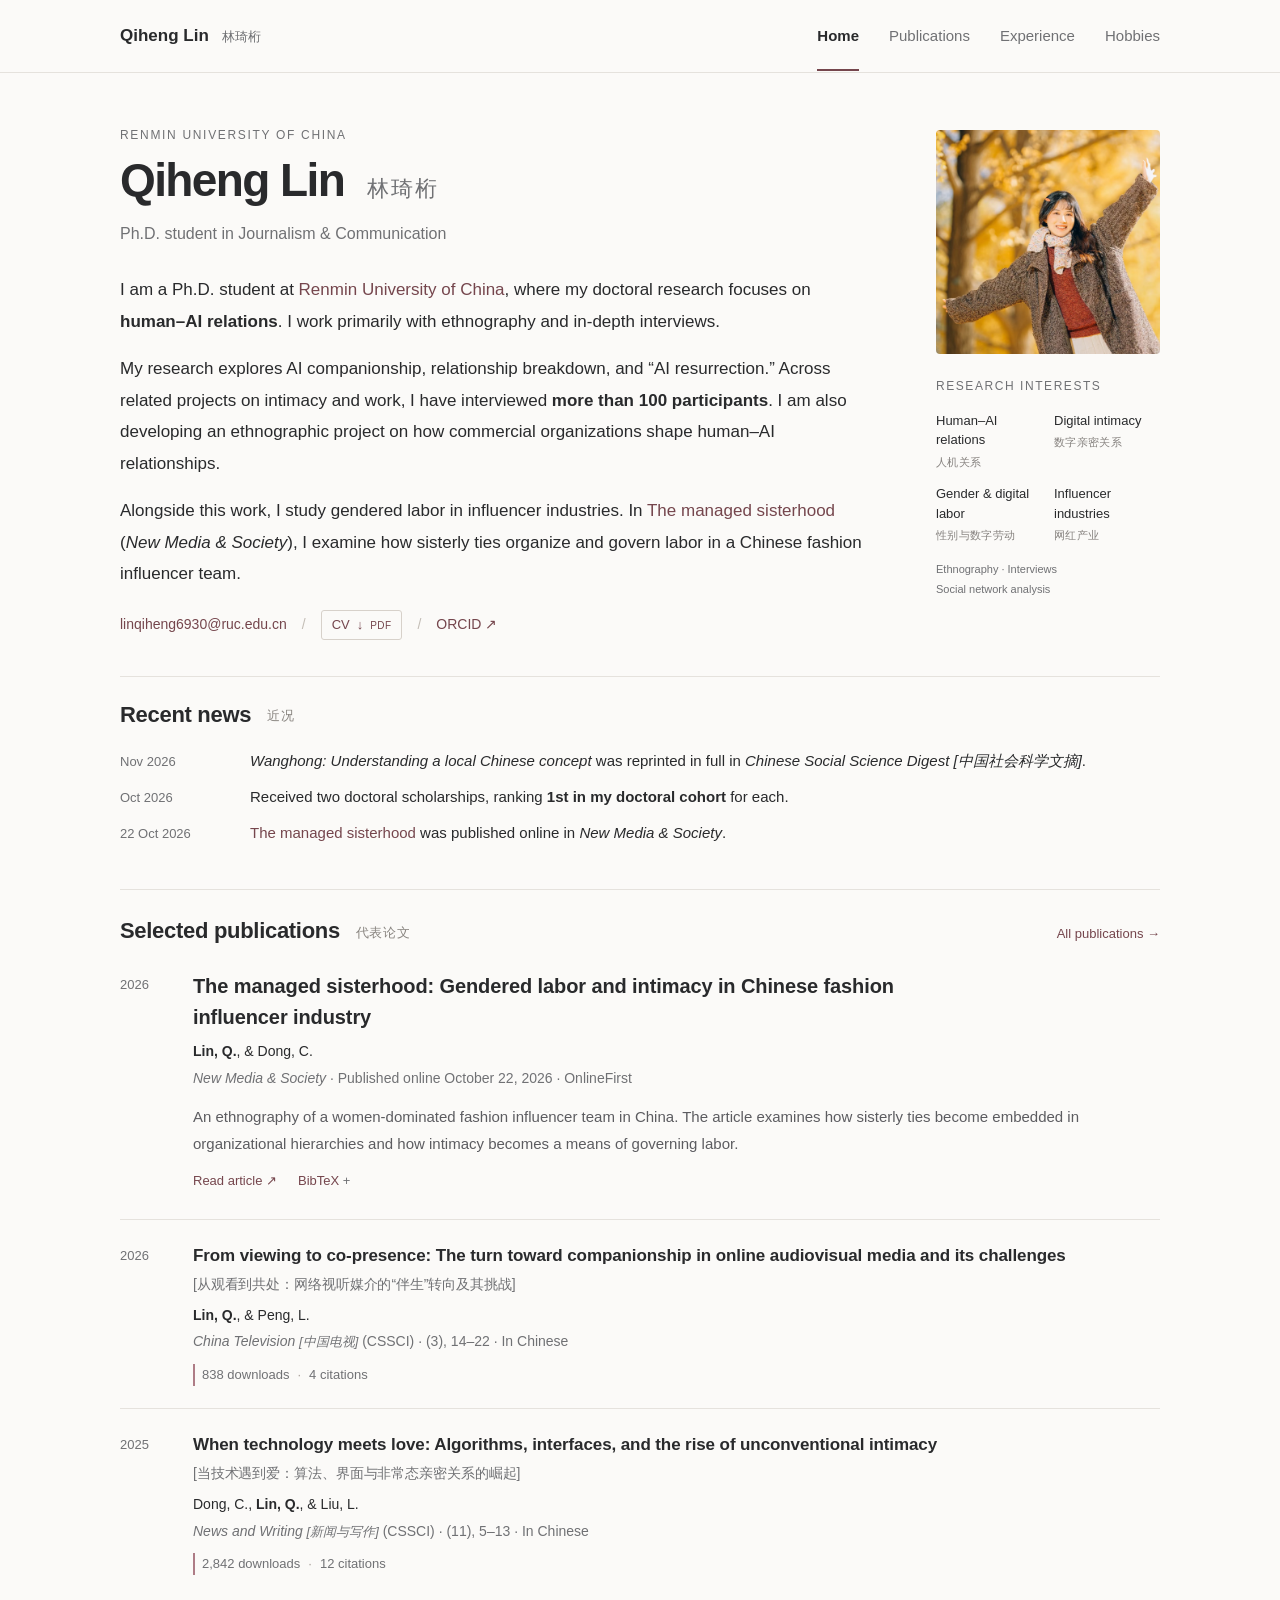
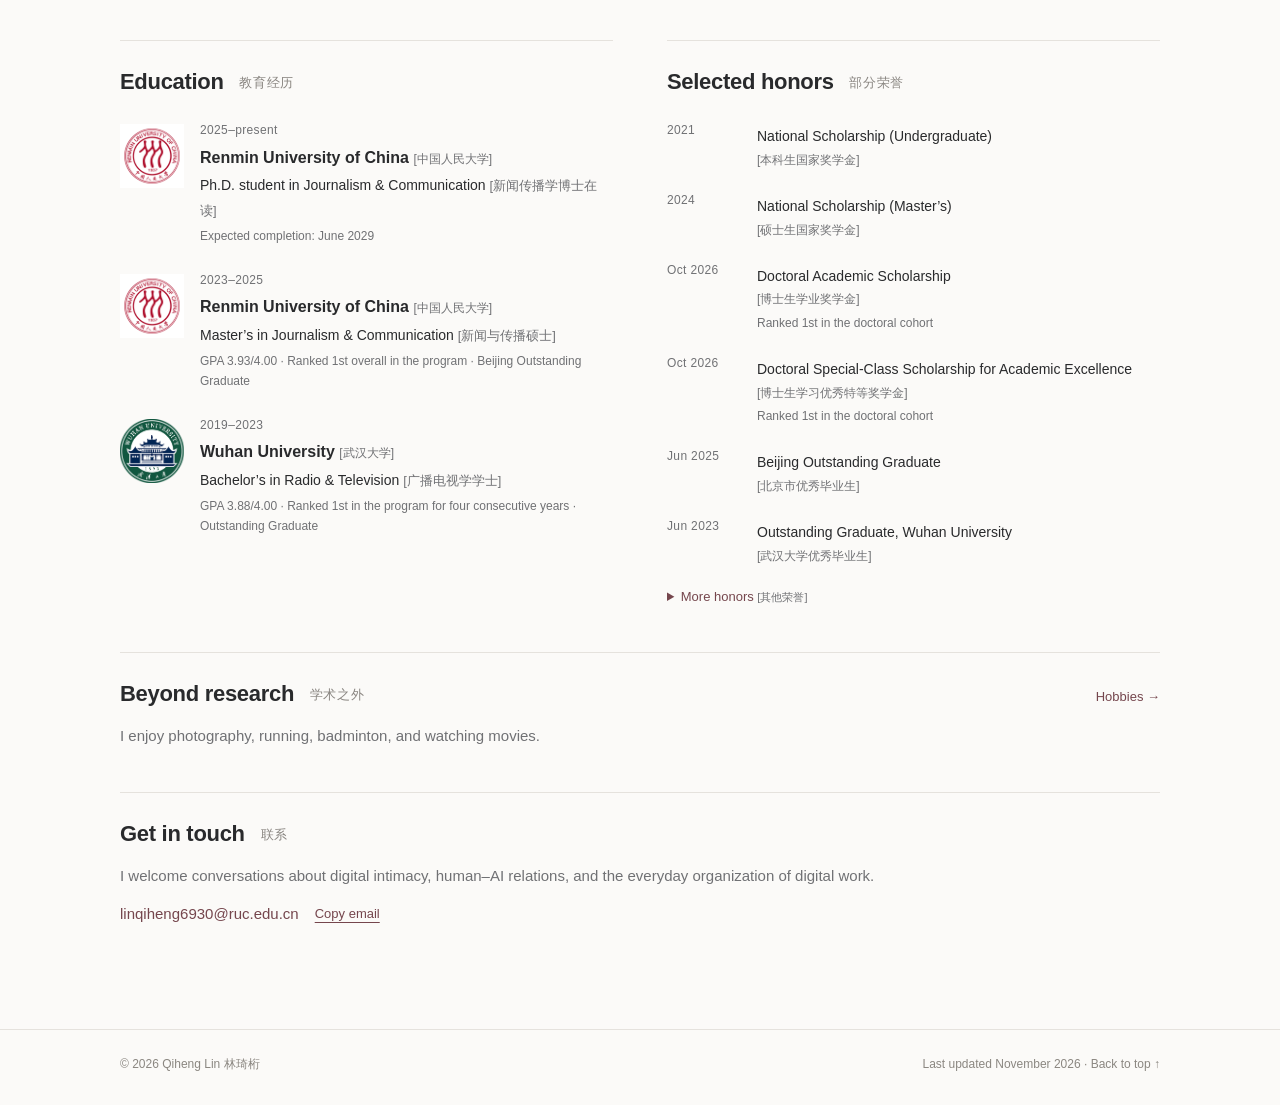
<file: index.html>
<!doctype html>
<html lang="en"><head><meta charset="utf-8"><meta name="viewport" content="width=device-width,initial-scale=1"><meta name="description" content="Qiheng Lin (林琦桁), Ph.D. student at Renmin University of China. Research on human–AI relations, digital intimacy, influencer industries, and digital labor."><meta name="theme-color" content="#fbfaf8"><meta property="og:title" content="Qiheng Lin 林琦桁 — Academic Homepage"><meta property="og:description" content="Qiheng Lin (林琦桁), Ph.D. student at Renmin University of China. Research on human–AI relations, digital intimacy, influencer industries, and digital labor."><meta property="og:type" content="website"><title>Qiheng Lin 林琦桁 — Academic Homepage</title><link rel="icon" href="./favicon.svg" type="image/svg+xml"><link rel="stylesheet" href="./style.css"><script src="./script.js" defer></script><script type="application/ld+json">{"@context": "https://schema.org", "@type": "Person", "name": "Qiheng Lin", "alternateName": "林琦桁", "email": "linqiheng6930@ruc.edu.cn", "affiliation": {"@type": "CollegeOrUniversity", "name": "Renmin University of China"}, "sameAs": ["https://orcid.org/0009-0000-4367-6252"], "knowsAbout": ["Human–AI relations", "Digital intimacy", "Digital labor", "Ethnography"]}</script></head>
<body><a class="skip-link" href="#main">Skip to content</a><header class="site-header"><div class="header-inner"><a class="wordmark" href="./index.html">Qiheng Lin <span lang="zh-CN">林琦桁</span></a><nav aria-label="Main navigation"><a href="./index.html" aria-current=page>Home</a><a href="./publications.html" >Publications</a><a href="./experience.html" >Experience</a><a href="./hobbies.html" >Hobbies</a></nav></div></header>
<main id="main" class="page"><section class="intro" aria-labelledby="name"><div class="intro-grid"><div class="bio"><div class="intro-heading"><p class="eyebrow">Renmin University of China</p><h1 id="name">Qiheng Lin <span lang="zh-CN">林琦桁</span></h1><p class="role">Ph.D. student in Journalism &amp; Communication</p></div><p>I am a Ph.D. student at <a href="https://www.ruc.edu.cn/" target="_blank" rel="noopener noreferrer">Renmin University of China</a>, where my doctoral research focuses on <strong>human–AI relations</strong>. I work primarily with ethnography and in-depth interviews.</p><p>My research explores AI companionship, relationship breakdown, and “AI resurrection.” Across related projects on intimacy and work, I have interviewed <strong>more than 100 participants</strong>. I am also developing an ethnographic project on how commercial organizations shape human–AI relationships.</p><p>Alongside this work, I study gendered labor in influencer industries. In <a href="https://doi.org/10.1177/14614448261493399" target="_blank" rel="noopener noreferrer">The managed sisterhood</a> (<em>New Media &amp; Society</em>), I examine how sisterly ties organize and govern labor in a Chinese fashion influencer team.</p><div class="profile-links"><a class="email-link" href="mailto:linqiheng6930@ruc.edu.cn">linqiheng6930@ruc.edu.cn</a><span aria-hidden="true">/</span><a class="cv-download" href="./assets/Qiheng-Lin-CV.pdf" download="Qiheng-Lin-CV.pdf">CV <span aria-hidden="true">↓</span><span class="cv-format">PDF</span></a><span aria-hidden="true">/</span><a href="https://orcid.org/0009-0000-4367-6252" target="_blank" rel="noopener noreferrer">ORCID ↗</a></div></div><aside class="profile-aside"><a class="portrait-link" href="./assets/photos/portrait-ginkgo.jpg" target="_blank" rel="noopener noreferrer" aria-label="View original portrait of Qiheng Lin"><img class="profile-portrait" src="./assets/photos/portrait-ginkgo.jpg" alt="Qiheng Lin smiling beneath golden ginkgo leaves" width="1440" height="2162" fetchpriority="high" decoding="async"></a><div class="research-aside" aria-labelledby="research-heading"><h2 id="research-heading">Research interests</h2><ul><li>Human–AI relations<span lang="zh-CN">人机关系</span></li><li>Digital intimacy<span lang="zh-CN">数字亲密关系</span></li><li>Gender &amp; digital labor<span lang="zh-CN">性别与数字劳动</span></li><li>Influencer industries<span lang="zh-CN">网红产业</span></li></ul><p class="aside-note">Ethnography · Interviews<br>Social network analysis</p></div></aside></div></section>
<section id="news" class="news section" aria-labelledby="news-heading"><h2 id="news-heading">Recent news <span lang="zh-CN">近况</span></h2><ul class="news-list"><li><time datetime="2026-11">Nov 2026</time><p><em>Wanghong: Understanding a local Chinese concept</em> was reprinted in full in <em>Chinese Social Science Digest <span lang="zh-CN">[中国社会科学文摘]</span></em>.</p></li><li><time datetime="2026-10">Oct 2026</time><p>Received two doctoral scholarships, ranking <strong>1st in my doctoral cohort</strong> for each.</p></li><li><time datetime="2026-10-22">22 Oct 2026</time><p><a href="https://doi.org/10.1177/14614448261493399" target="_blank" rel="noopener noreferrer">The managed sisterhood</a> was published online in <em>New Media &amp; Society</em>.</p></li></ul></section><section class="section" aria-labelledby="selected-heading"><div class="section-heading"><h2 id="selected-heading">Selected publications <span lang="zh-CN">代表论文</span></h2><a class="section-link" href="./publications.html">All publications <span aria-hidden="true">→</span></a></div><article class="publication featured"><div class="pub-year">2026</div><div><h3><a href="https://doi.org/10.1177/14614448261493399" target="_blank" rel="noopener noreferrer">The managed sisterhood: Gendered labor and intimacy in Chinese fashion influencer industry</a></h3><p class="authors"><strong>Lin, Q.</strong>, &amp; Dong, C.</p><p class="venue"><em>New Media &amp; Society</em> · Published online October 22, 2026 · OnlineFirst</p><p class="pub-summary">An ethnography of a women-dominated fashion influencer team in China. The article examines how sisterly ties become embedded in organizational hierarchies and how intimacy becomes a means of governing labor.</p><div class="paper-links"><a href="https://doi.org/10.1177/14614448261493399" target="_blank" rel="noopener noreferrer">Read article <span aria-hidden="true">↗</span></a><details class="citation"><summary>BibTeX</summary><pre>@article{lin2026sisterhood,
  title = {The managed sisterhood: Gendered labor and intimacy in Chinese fashion influencer industry},
  author = {Lin, Qiheng and Dong, Chenyu},
  journal = {New Media &amp; Society},
  year = {2026},
  doi = {10.1177/14614448261493399}
}</pre><button class="copy-citation" type="button">Copy citation</button><span class="copy-status" role="status"></span></details></div></div></article><article class="publication"><div class="pub-year">2026</div><div><h3>From viewing to co-presence: The turn toward companionship in online audiovisual media and its challenges <span class="translation" lang="zh-CN">[从观看到共处：网络视听媒介的“伴生”转向及其挑战]</span></h3><p class="authors"><strong>Lin, Q.</strong>, &amp; Peng, L.</p><p class="venue"><em>China Television <span class="translation" lang="zh-CN">[中国电视]</span></em> <span class="journal-index" title="Chinese Social Sciences Citation Index">(CSSCI)</span> · (3), 14–22 · <span lang="en">In Chinese</span></p><p class="pub-metrics" data-metrics-source="CNKI" data-recorded-on="2026-11-05"><span>838 downloads</span><span class="metric-separator" aria-hidden="true">·</span><span>4 citations</span></p></div></article><article class="publication"><div class="pub-year">2025</div><div><h3>When technology meets love: Algorithms, interfaces, and the rise of unconventional intimacy <span class="translation" lang="zh-CN">[当技术遇到爱：算法、界面与非常态亲密关系的崛起]</span></h3><p class="authors">Dong, C., <strong>Lin, Q.</strong>, &amp; Liu, L.</p><p class="venue"><em>News and Writing <span class="translation" lang="zh-CN">[新闻与写作]</span></em> <span class="journal-index" title="Chinese Social Sciences Citation Index">(CSSCI)</span> · (11), 5–13 · <span lang="en">In Chinese</span></p><p class="pub-metrics" data-metrics-source="CNKI" data-recorded-on="2026-11-05"><span>2,842 downloads</span><span class="metric-separator" aria-hidden="true">·</span><span>12 citations</span></p></div></article></section><div class="two-columns"><section class="section" aria-labelledby="education-heading"><h2 id="education-heading">Education <span lang="zh-CN">教育经历</span></h2><div class="education-list"><article class="education-item"><span class="school-logo"><img src="./assets/logos/renmin-university.png" alt="Renmin University of China emblem" width="64" height="64" loading="lazy" decoding="async"></span><div><span class="date">2025–present</span><h3>Renmin University of China <span class="translation" lang="zh-CN">[中国人民大学]</span></h3><p>Ph.D. student in Journalism &amp; Communication <span class="translation" lang="zh-CN">[新闻传播学博士在读]</span></p><p class="muted small">Expected completion: June 2029</p></div></article><article class="education-item"><span class="school-logo"><img src="./assets/logos/renmin-university.png" alt="Renmin University of China emblem" width="64" height="64" loading="lazy" decoding="async"></span><div><span class="date">2023–2025</span><h3>Renmin University of China <span class="translation" lang="zh-CN">[中国人民大学]</span></h3><p>Master’s in Journalism &amp; Communication <span class="translation" lang="zh-CN">[新闻与传播硕士]</span></p><p class="muted small">GPA 3.93/4.00 · Ranked 1st overall in the program · Beijing Outstanding Graduate</p></div></article><article class="education-item"><span class="school-logo"><img src="./assets/logos/wuhan-university.png" alt="Wuhan University emblem" width="64" height="64" loading="lazy" decoding="async"></span><div><span class="date">2019–2023</span><h3>Wuhan University <span class="translation" lang="zh-CN">[武汉大学]</span></h3><p>Bachelor’s in Radio &amp; Television <span class="translation" lang="zh-CN">[广播电视学学士]</span></p><p class="muted small">GPA 3.88/4.00 · Ranked 1st in the program for four consecutive years · Outstanding Graduate</p></div></article></div></section><section class="section" id="honors" aria-labelledby="awards-heading"><h2 id="awards-heading">Selected honors <span lang="zh-CN">部分荣誉</span></h2><ul class="record-list"><li><span class="date">2021</span><div><span class="record-title">National Scholarship (Undergraduate) <span class="translation" lang="zh-CN">[本科生国家奖学金]</span></span></div></li><li><span class="date">2024</span><div><span class="record-title">National Scholarship (Master’s) <span class="translation" lang="zh-CN">[硕士生国家奖学金]</span></span></div></li><li><span class="date">Oct 2026</span><div><span class="record-title">Doctoral Academic Scholarship <span class="translation" lang="zh-CN">[博士生学业奖学金]</span></span><p class="muted small">Ranked 1st in the doctoral cohort</p></div></li><li><span class="date">Oct 2026</span><div><span class="record-title">Doctoral Special-Class Scholarship for Academic Excellence <span class="translation" lang="zh-CN">[博士生学习优秀特等奖学金]</span></span><p class="muted small">Ranked 1st in the doctoral cohort</p></div></li><li><span class="date">Jun 2025</span><div><span class="record-title">Beijing Outstanding Graduate <span class="translation" lang="zh-CN">[北京市优秀毕业生]</span></span></div></li><li><span class="date">Jun 2023</span><div><span class="record-title">Outstanding Graduate, Wuhan University <span class="translation" lang="zh-CN">[武汉大学优秀毕业生]</span></span></div></li></ul><details class="more-honors"><summary>More honors <span lang="zh-CN">[其他荣誉]</span></summary><ul class="record-list"><li><span class="date">2024</span><div><span class="record-title">First-Class Academic Scholarship, Renmin University of China <span class="translation" lang="zh-CN">[中国人民大学学业一等奖学金]</span></span></div></li><li><span class="date">2022</span><div><span class="record-title">Yu Gang–Song Xiao Scholarship <span class="translation" lang="zh-CN">[于刚·宋晓奖学金]</span></span><p class="muted small">Top 1%</p></div></li><li><span class="date">2020–2022</span><div><span class="record-title">First-Class Scholarship, Wuhan University <span class="translation" lang="zh-CN">[武汉大学甲等奖学金]</span></span></div></li><li><span class="date">2020</span><div><span class="record-title">Blue Moon Scholarship <span class="translation" lang="zh-CN">[蓝月亮专项奖学金]</span></span></div></li><li><span class="date">2023</span><div><span class="record-title">Grand Prize, Beijing Graduate English Speech Contest <span class="translation" lang="zh-CN">[北京市研究生英语演讲比赛特等奖]</span></span></div></li><li><span class="date">2023</span><div><span class="record-title">Model Merit Student, Wuhan University <span class="translation" lang="zh-CN">[武汉大学三好学生标兵]</span></span><p class="muted small">Top 1%</p></div></li><li><span class="date">2024</span><div><span class="record-title">Merit Student, Renmin University of China <span class="translation" lang="zh-CN">[中国人民大学三好学生]</span></span></div></li><li><span class="date">2020–2023</span><div><span class="record-title">Merit Student, Wuhan University <span class="translation" lang="zh-CN">[武汉大学三好学生]</span></span><p class="muted small">Awarded in each of four consecutive years</p></div></li><li><span class="date">2025</span><div><span class="record-title">Outstanding Youth League Member, Renmin University of China <span class="translation" lang="zh-CN">[中国人民大学优秀共青团员]</span></span></div></li><li><span class="date">2020–2022</span><div><span class="record-title">Social Activities Award, Wuhan University <span class="translation" lang="zh-CN">[武汉大学社会活动积极分子]</span></span></div></li></ul></details></section></div><section class="section hobby-intro"><div class="section-heading"><h2>Beyond research <span lang="zh-CN">学术之外</span></h2><a class="section-link" href="./hobbies.html">Hobbies <span aria-hidden="true">→</span></a></div><p>I enjoy photography, running, badminton, and watching movies.</p></section><section id="contact" class="contact section"><h2>Get in touch <span lang="zh-CN">联系</span></h2><p>I welcome conversations about digital intimacy, human–AI relations, and the everyday organization of digital work.</p><p class="contact-line"><a href="mailto:linqiheng6930@ruc.edu.cn">linqiheng6930@ruc.edu.cn</a><button id="copy-email" class="text-button" type="button" aria-label="Copy email address">Copy email</button><span id="email-status" role="status" class="small muted"></span></p></section></main>
<footer class="site-footer"><div><span>© 2026 Qiheng Lin <span lang="zh-CN">林琦桁</span></span><span>Last updated November 2026 <span aria-hidden="true">·</span> <a href="#main">Back to top ↑</a></span></div></footer></body></html>
</file>
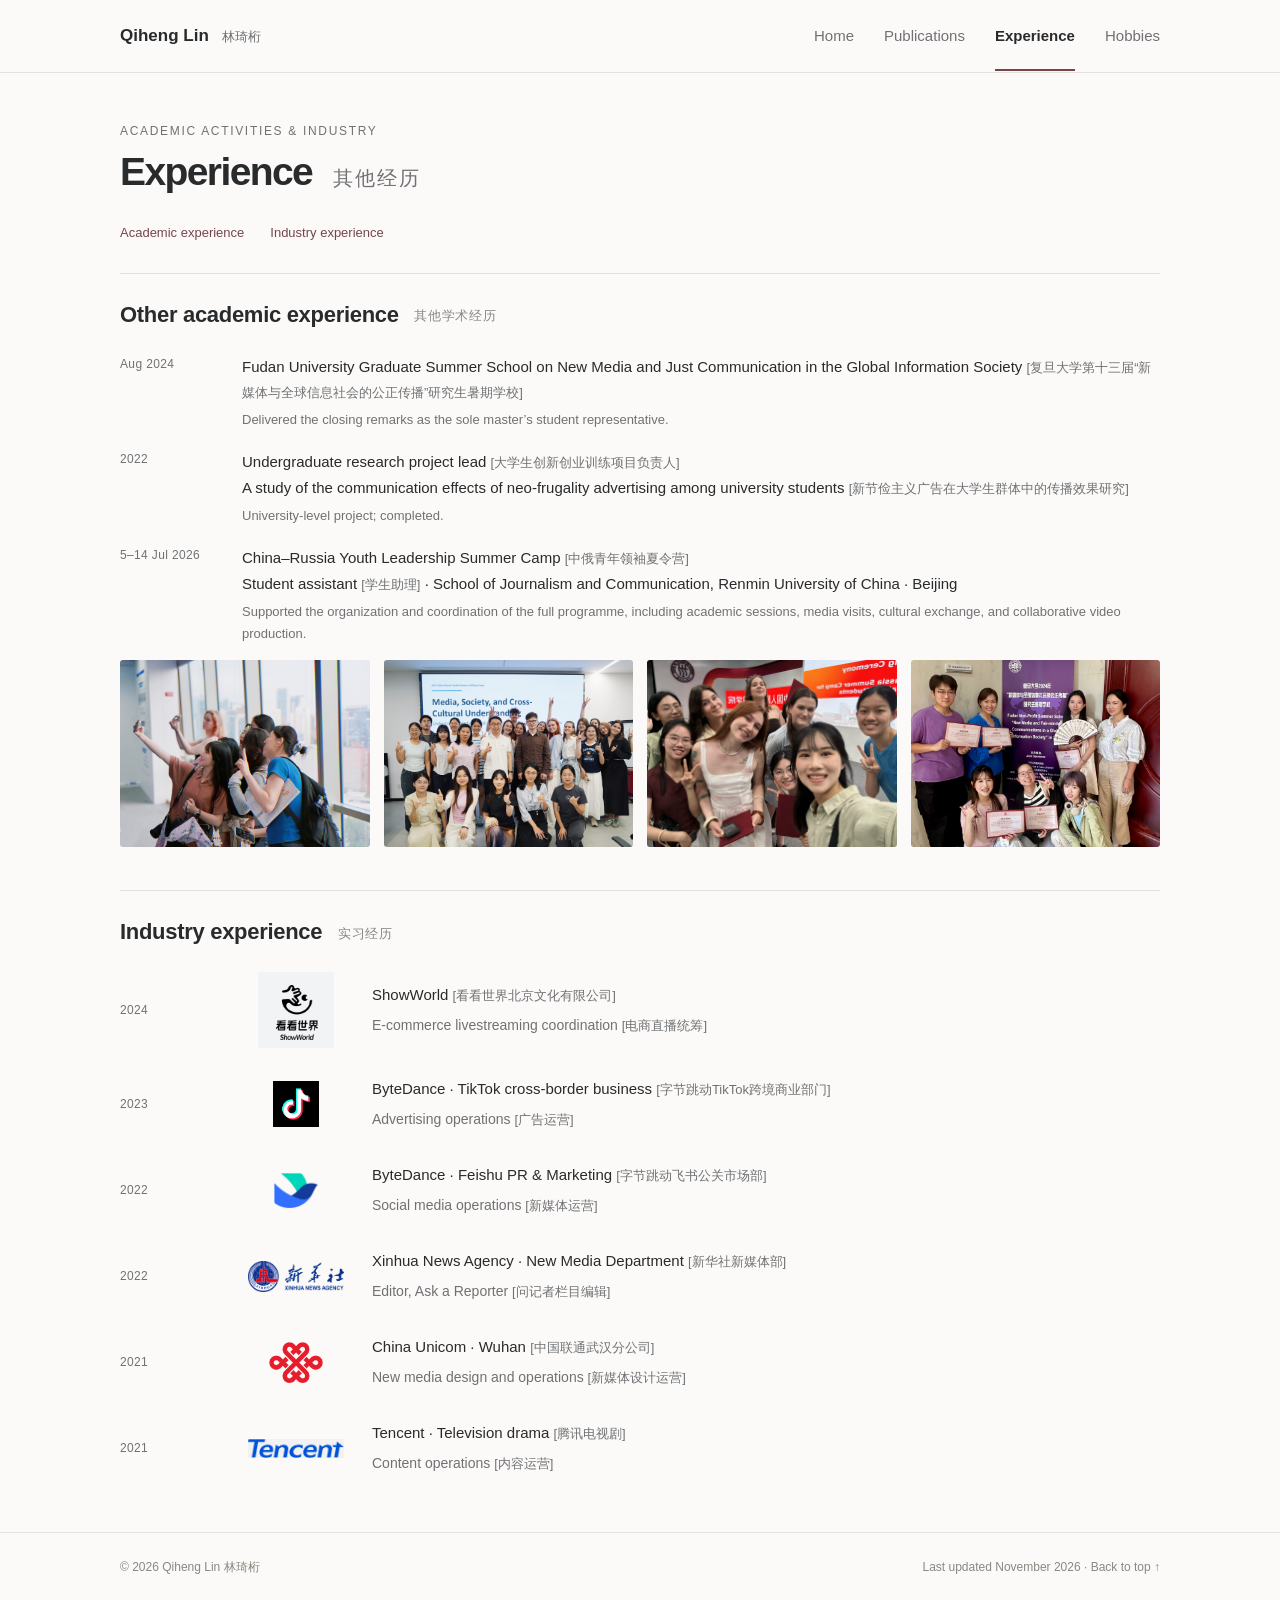
<file: cv.html>
<!doctype html><html lang="en"><head><meta charset="utf-8"><meta name="viewport" content="width=device-width,initial-scale=1"><meta name="robots" content="noindex"><title>Experience — Qiheng Lin</title><link rel="stylesheet" href="./style.css"><script>const hash=location.hash;const homeHashes=['#honors','#education-heading'];location.replace((homeHashes.includes(hash)?'./index.html':'./experience.html')+hash);</script></head><body><main class="page page-title"><h1>Experience</h1><p><a href="./experience.html">Continue to academic and industry experience →</a></p></main></body></html>
</file>
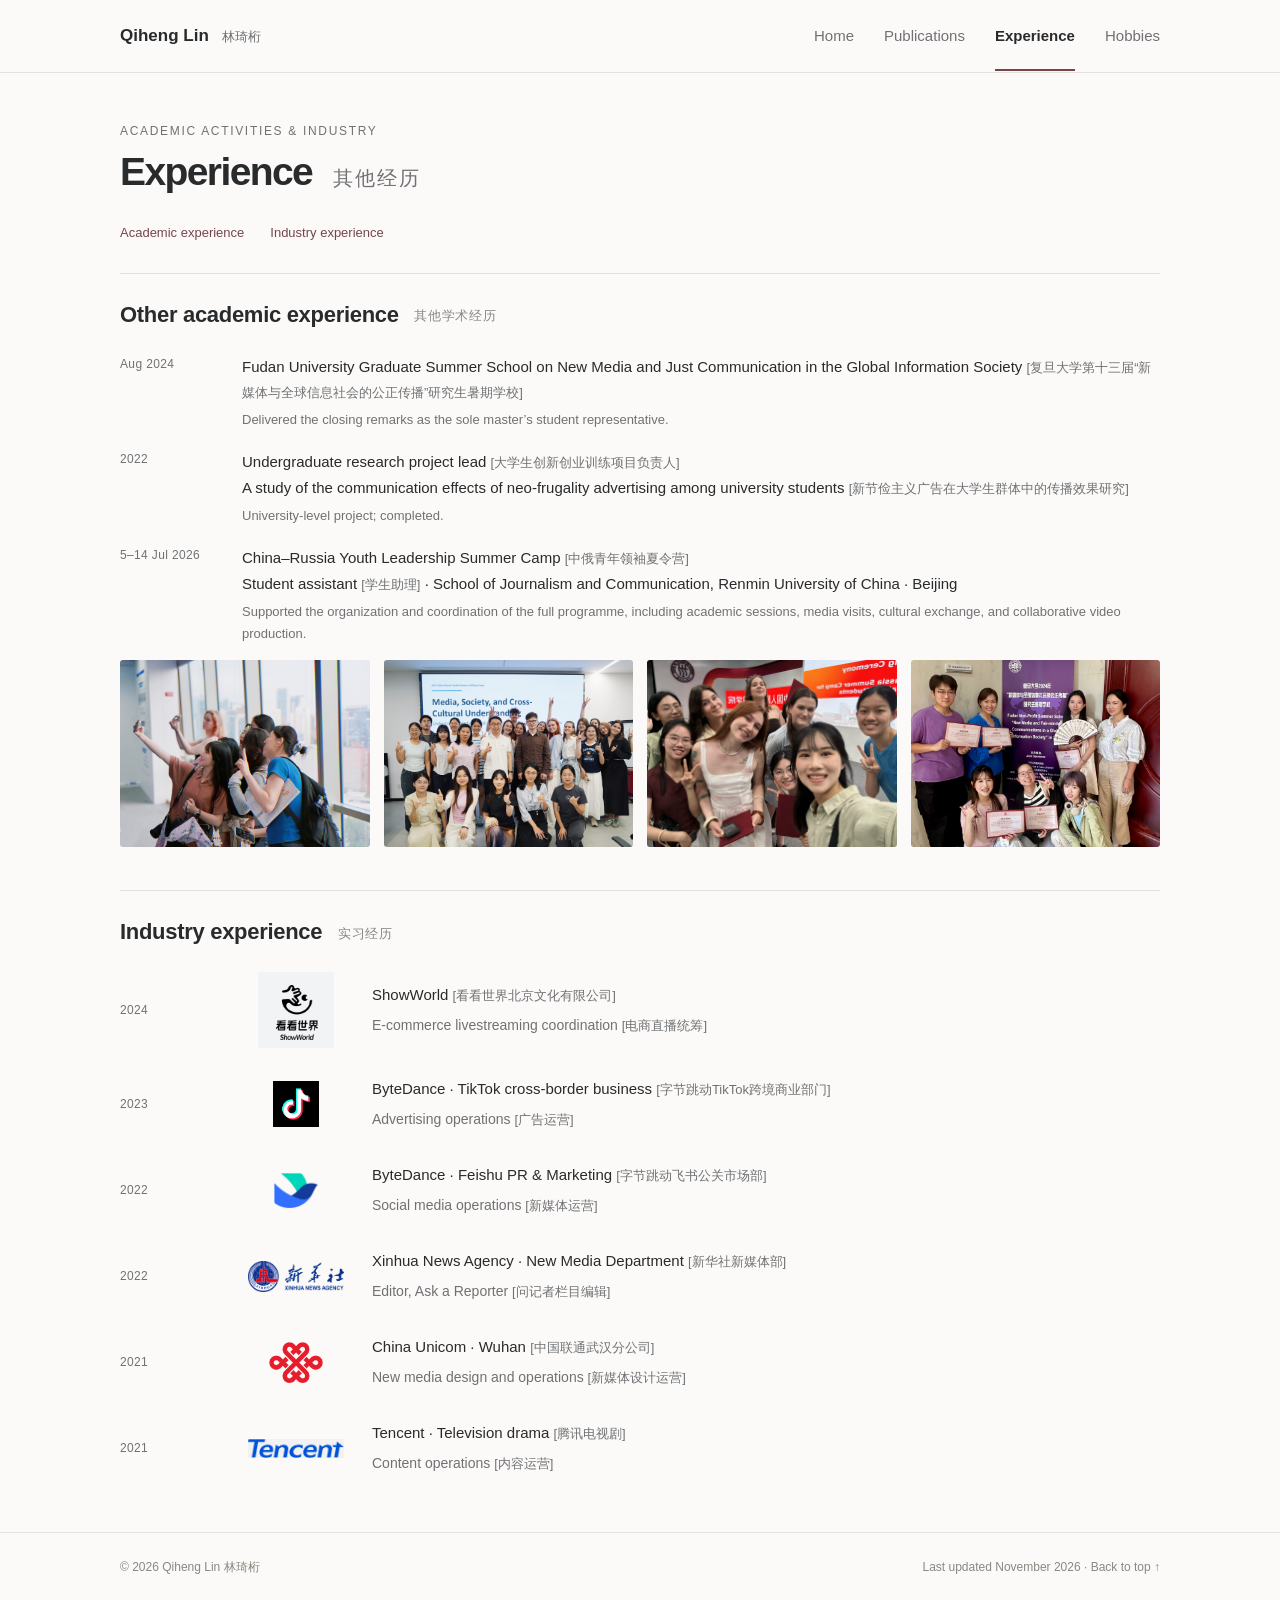
<file: experience.html>
<!doctype html>
<html lang="en"><head><meta charset="utf-8"><meta name="viewport" content="width=device-width,initial-scale=1"><meta name="description" content="Qiheng Lin (林琦桁), Ph.D. student at Renmin University of China. Research on human–AI relations, digital intimacy, influencer industries, and digital labor."><meta name="theme-color" content="#fbfaf8"><meta property="og:title" content="Experience — Qiheng Lin 林琦桁"><meta property="og:description" content="Qiheng Lin (林琦桁), Ph.D. student at Renmin University of China. Research on human–AI relations, digital intimacy, influencer industries, and digital labor."><meta property="og:type" content="website"><title>Experience — Qiheng Lin 林琦桁</title><link rel="icon" href="./favicon.svg" type="image/svg+xml"><link rel="stylesheet" href="./style.css"><script src="./script.js" defer></script><script type="application/ld+json">{"@context": "https://schema.org", "@type": "Person", "name": "Qiheng Lin", "alternateName": "林琦桁", "email": "linqiheng6930@ruc.edu.cn", "affiliation": {"@type": "CollegeOrUniversity", "name": "Renmin University of China"}, "sameAs": ["https://orcid.org/0009-0000-4367-6252"], "knowsAbout": ["Human–AI relations", "Digital intimacy", "Digital labor", "Ethnography"]}</script></head>
<body><a class="skip-link" href="#main">Skip to content</a><header class="site-header"><div class="header-inner"><a class="wordmark" href="./index.html">Qiheng Lin <span lang="zh-CN">林琦桁</span></a><nav aria-label="Main navigation"><a href="./index.html" >Home</a><a href="./publications.html" >Publications</a><a href="./experience.html" aria-current=page>Experience</a><a href="./hobbies.html" >Hobbies</a></nav></div></header>
<main id="main" class="page"><div class="page-title"><p class="eyebrow">Academic activities &amp; industry</p><h1>Experience <span lang="zh-CN">其他经历</span></h1><nav class="section-nav" aria-label="Experience sections"><a href="#other-academic-experience">Academic experience</a><a href="#industry-experience">Industry experience</a></nav></div><section class="section first-section" id="other-academic-experience"><h2>Other academic experience <span lang="zh-CN">其他学术经历</span></h2><ul class="record-list"><li id="fudan-summer-school-experience"><span class="date">Aug 2024</span><div><h3>Fudan University Graduate Summer School on New Media and Just Communication in the Global Information Society <span class="translation" lang="zh-CN">[复旦大学第十三届“新媒体与全球信息社会的公正传播”研究生暑期学校]</span></h3><p class="small muted">Delivered the closing remarks as the sole master’s student representative.</p></div></li><li><span class="date">2022</span><div><h3>Undergraduate research project lead <span class="translation" lang="zh-CN">[大学生创新创业训练项目负责人]</span></h3><p>A study of the communication effects of neo-frugality advertising among university students <span class="translation" lang="zh-CN">[新节俭主义广告在大学生群体中的传播效果研究]</span></p><p class="small muted">University-level project; completed.</p></div></li><li class="camp-entry" id="china-russia-summer-camp"><span class="date">5–14 Jul 2026</span><div><h3>China–Russia Youth Leadership Summer Camp <span class="translation" lang="zh-CN">[中俄青年领袖夏令营]</span></h3><p>Student assistant <span class="translation" lang="zh-CN">[学生助理]</span> · School of Journalism and Communication, Renmin University of China · Beijing</p><p class="muted small">Supported the organization and coordination of the full programme, including academic sessions, media visits, cultural exchange, and collaborative video production.</p></div><div class="camp-gallery" id="academic-experience-photos" aria-label="Academic experience photographs"><figure><img src="./assets/photos/camp-visit.jpg" alt="Participants taking a group photograph during a summer camp visit" width="2790" height="2160" loading="lazy" decoding="async"></figure><figure><img src="./assets/photos/camp-session.jpg" alt="Group photograph after a media and cross-cultural understanding session" width="5328" height="4000" loading="lazy" decoding="async"></figure><figure><img src="./assets/photos/camp-closing.webp" alt="Summer camp participants at the closing ceremony" width="4032" height="3024" loading="lazy" decoding="async"></figure><figure><img src="./assets/photos/fudan-summer-school-2024-group.jpg" alt="Qiheng Lin with fellow participants at the 2024 Fudan University graduate summer school" width="3024" height="4032" loading="lazy" decoding="async"></figure></div></li></ul></section><section class="section" id="industry-experience"><h2>Industry experience <span lang="zh-CN">实习经历</span></h2><ul class="record-list experience-list"><li><span class="date">2024</span><div class="experience-entry"><span class="company-logo"><img src="./assets/logos/showworld.jpg" alt="ShowWorld logo" width="96" height="56" loading="lazy" decoding="async"></span><div class="experience-copy"><h3>ShowWorld <span class="translation" lang="zh-CN">[看看世界北京文化有限公司]</span></h3><p>E-commerce livestreaming coordination <span class="translation" lang="zh-CN">[电商直播统筹]</span></p></div></div></li><li><span class="date">2023</span><div class="experience-entry"><a class="company-logo" href="https://www.tiktok.com/" target="_blank" rel="noopener noreferrer" aria-label="TikTok website"><img src="./assets/logos/tiktok.png" alt="TikTok logo" width="96" height="56" loading="lazy" decoding="async"></a><div class="experience-copy"><h3>ByteDance · TikTok cross-border business <span class="translation" lang="zh-CN">[字节跳动TikTok跨境商业部门]</span></h3><p>Advertising operations <span class="translation" lang="zh-CN">[广告运营]</span></p></div></div></li><li><span class="date">2022</span><div class="experience-entry"><a class="company-logo" href="https://www.feishu.cn/" target="_blank" rel="noopener noreferrer" aria-label="Feishu website"><img src="./assets/logos/feishu.png" alt="Feishu logo" width="96" height="56" loading="lazy" decoding="async"></a><div class="experience-copy"><h3>ByteDance · Feishu PR &amp; Marketing <span class="translation" lang="zh-CN">[字节跳动飞书公关市场部]</span></h3><p>Social media operations <span class="translation" lang="zh-CN">[新媒体运营]</span></p></div></div></li><li><span class="date">2022</span><div class="experience-entry"><a class="company-logo" href="https://www.xinhuanet.com/xinhuashe/" target="_blank" rel="noopener noreferrer" aria-label="Xinhua News Agency website"><img src="./assets/logos/xinhua.png" alt="Xinhua News Agency logo" width="96" height="56" loading="lazy" decoding="async"></a><div class="experience-copy"><h3>Xinhua News Agency · New Media Department <span class="translation" lang="zh-CN">[新华社新媒体部]</span></h3><p>Editor, Ask a Reporter <span class="translation" lang="zh-CN">[问记者栏目编辑]</span></p></div></div></li><li><span class="date">2021</span><div class="experience-entry"><a class="company-logo" href="https://www.chinaunicom.com.cn/" target="_blank" rel="noopener noreferrer" aria-label="China Unicom website"><img src="./assets/logos/unicom.png" alt="China Unicom logo" width="96" height="56" loading="lazy" decoding="async"></a><div class="experience-copy"><h3>China Unicom · Wuhan <span class="translation" lang="zh-CN">[中国联通武汉分公司]</span></h3><p>New media design and operations <span class="translation" lang="zh-CN">[新媒体设计运营]</span></p></div></div></li><li><span class="date">2021</span><div class="experience-entry"><a class="company-logo" href="https://www.tencent.com/" target="_blank" rel="noopener noreferrer" aria-label="Tencent website"><img src="./assets/logos/tencent.png" alt="Tencent logo" width="96" height="56" loading="lazy" decoding="async"></a><div class="experience-copy"><h3>Tencent · Television drama <span class="translation" lang="zh-CN">[腾讯电视剧]</span></h3><p>Content operations <span class="translation" lang="zh-CN">[内容运营]</span></p></div></div></li></ul></section></main>
<footer class="site-footer"><div><span>© 2026 Qiheng Lin <span lang="zh-CN">林琦桁</span></span><span>Last updated November 2026 <span aria-hidden="true">·</span> <a href="#main">Back to top ↑</a></span></div></footer></body></html>
</file>
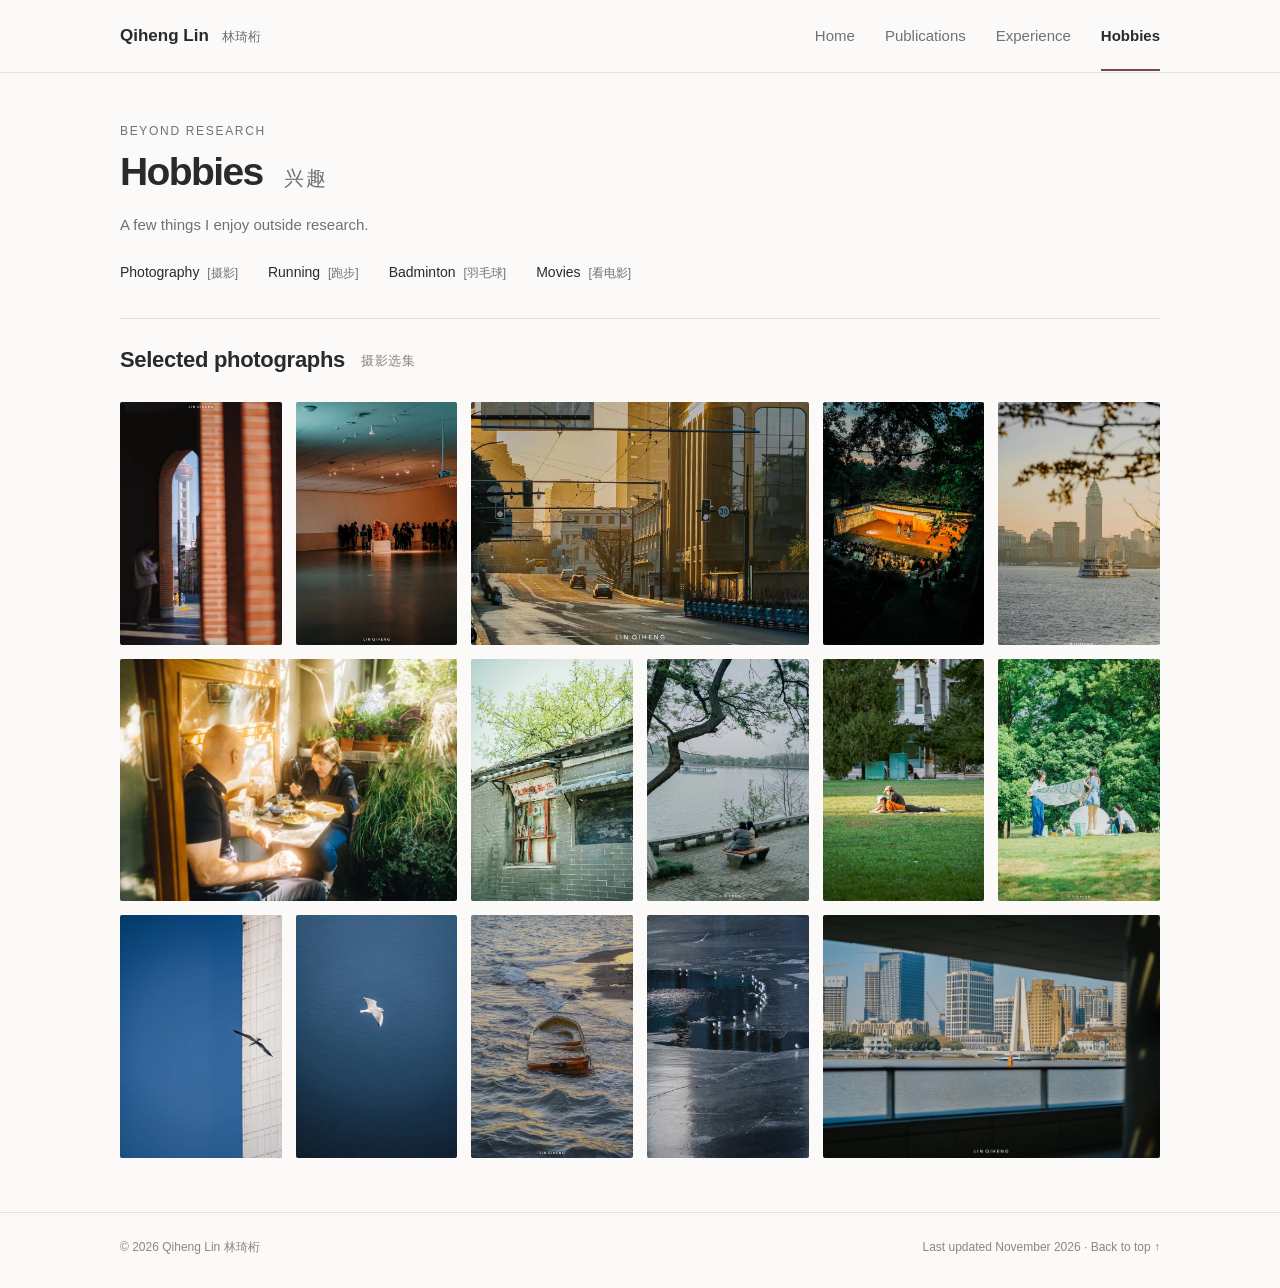
<file: hobbies.html>
<!doctype html>
<html lang="en"><head><meta charset="utf-8"><meta name="viewport" content="width=device-width,initial-scale=1"><meta name="description" content="Qiheng Lin (林琦桁), Ph.D. student at Renmin University of China. Research on human–AI relations, digital intimacy, influencer industries, and digital labor."><meta name="theme-color" content="#fbfaf8"><meta property="og:title" content="Hobbies — Qiheng Lin 林琦桁"><meta property="og:description" content="Qiheng Lin (林琦桁), Ph.D. student at Renmin University of China. Research on human–AI relations, digital intimacy, influencer industries, and digital labor."><meta property="og:type" content="website"><title>Hobbies — Qiheng Lin 林琦桁</title><link rel="icon" href="./favicon.svg" type="image/svg+xml"><link rel="stylesheet" href="./style.css"><script src="./script.js" defer></script><script type="application/ld+json">{"@context": "https://schema.org", "@type": "Person", "name": "Qiheng Lin", "alternateName": "林琦桁", "email": "linqiheng6930@ruc.edu.cn", "affiliation": {"@type": "CollegeOrUniversity", "name": "Renmin University of China"}, "sameAs": ["https://orcid.org/0009-0000-4367-6252"], "knowsAbout": ["Human–AI relations", "Digital intimacy", "Digital labor", "Ethnography"]}</script></head>
<body><a class="skip-link" href="#main">Skip to content</a><header class="site-header"><div class="header-inner"><a class="wordmark" href="./index.html">Qiheng Lin <span lang="zh-CN">林琦桁</span></a><nav aria-label="Main navigation"><a href="./index.html" >Home</a><a href="./publications.html" >Publications</a><a href="./experience.html" >Experience</a><a href="./hobbies.html" aria-current=page>Hobbies</a></nav></div></header>
<main id="main" class="page"><div class="page-title hobbies-title"><p class="eyebrow">Beyond research</p><h1>Hobbies <span lang="zh-CN">兴趣</span></h1><p>A few things I enjoy outside research.</p><ul class="hobby-list" aria-label="Hobbies"><li>Photography <span lang="zh-CN">[摄影]</span></li><li>Running <span lang="zh-CN">[跑步]</span></li><li>Badminton <span lang="zh-CN">[羽毛球]</span></li><li>Movies <span lang="zh-CN">[看电影]</span></li></ul></div><section class="section photography-section" aria-labelledby="photography-heading"><h2 id="photography-heading">Selected photographs <span lang="zh-CN">摄影选集</span></h2><div class="photography-grid"><figure><img src="./assets/photography/warm-arch.jpg" alt="A sunlit view through a red-brick archway" width="1080" height="1620" loading="lazy" decoding="async"></figure><figure><img src="./assets/photography/warm-gallery.jpg" alt="Warm light across an art gallery with suspended birds" width="1080" height="1620" loading="lazy" decoding="async"></figure><figure class="photography-wide photography-square"><img src="./assets/photography/warm-street.jpg" alt="Golden sunlight falling across a city street" width="1080" height="1080" loading="lazy" decoding="async"></figure><figure><img src="./assets/photography/warm-courtyard.jpg" alt="A brightly lit courtyard seen through dark trees at night" width="1080" height="1620" loading="lazy" decoding="async"></figure><figure><img src="./assets/photography/warm-river.jpg" alt="A boat and city skyline in soft golden light" width="1080" height="1679" loading="lazy" decoding="async"></figure><figure class="photography-wide"><img src="./assets/photography/warm-restaurant.jpg" alt="Two people dining beside a sunlit window and lush plants" width="1620" height="1080" loading="lazy" decoding="async"></figure><figure><img src="./assets/photography/green-lane.jpg" alt="Fresh green leaves above a grey-brick storefront" width="1080" height="1438" loading="lazy" decoding="async"></figure><figure><img src="./assets/photography/green-lakeside.jpg" alt="A person sitting beneath trees beside a quiet lake" width="1080" height="1441" loading="lazy" decoding="async"></figure><figure><img src="./assets/photography/green-lawn.jpg" alt="A person resting on a sunlit green lawn" width="1080" height="1605" loading="lazy" decoding="async"></figure><figure><img src="./assets/photography/green-painters.jpg" alt="People holding a painting on a lawn beside leafy trees" width="1080" height="1620" loading="lazy" decoding="async"></figure><figure><img src="./assets/photography/blue-flight.jpg" alt="A bird in flight beside a pale building against a blue sky" width="1080" height="1620" loading="lazy" decoding="async"></figure><figure><img src="./assets/photography/blue-seagull.jpg" alt="A white gull flying above deep blue water" width="1080" height="1620" loading="lazy" decoding="async"></figure><figure><img src="./assets/photography/blue-boat.jpg" alt="A small boat near the shoreline in evening light" width="1080" height="1620" loading="lazy" decoding="async"></figure><figure><img src="./assets/photography/blue-shore.jpg" alt="Gulls gathering along a dark blue shoreline" width="1080" height="1620" loading="lazy" decoding="async"></figure><figure class="photography-wide"><img src="./assets/photography/blue-window-city.jpg" alt="A riverfront skyline seen through a dark window frame" width="1620" height="1080" loading="lazy" decoding="async"></figure></div></section></main>
<footer class="site-footer"><div><span>© 2026 Qiheng Lin <span lang="zh-CN">林琦桁</span></span><span>Last updated November 2026 <span aria-hidden="true">·</span> <a href="#main">Back to top ↑</a></span></div></footer></body></html>
</file>
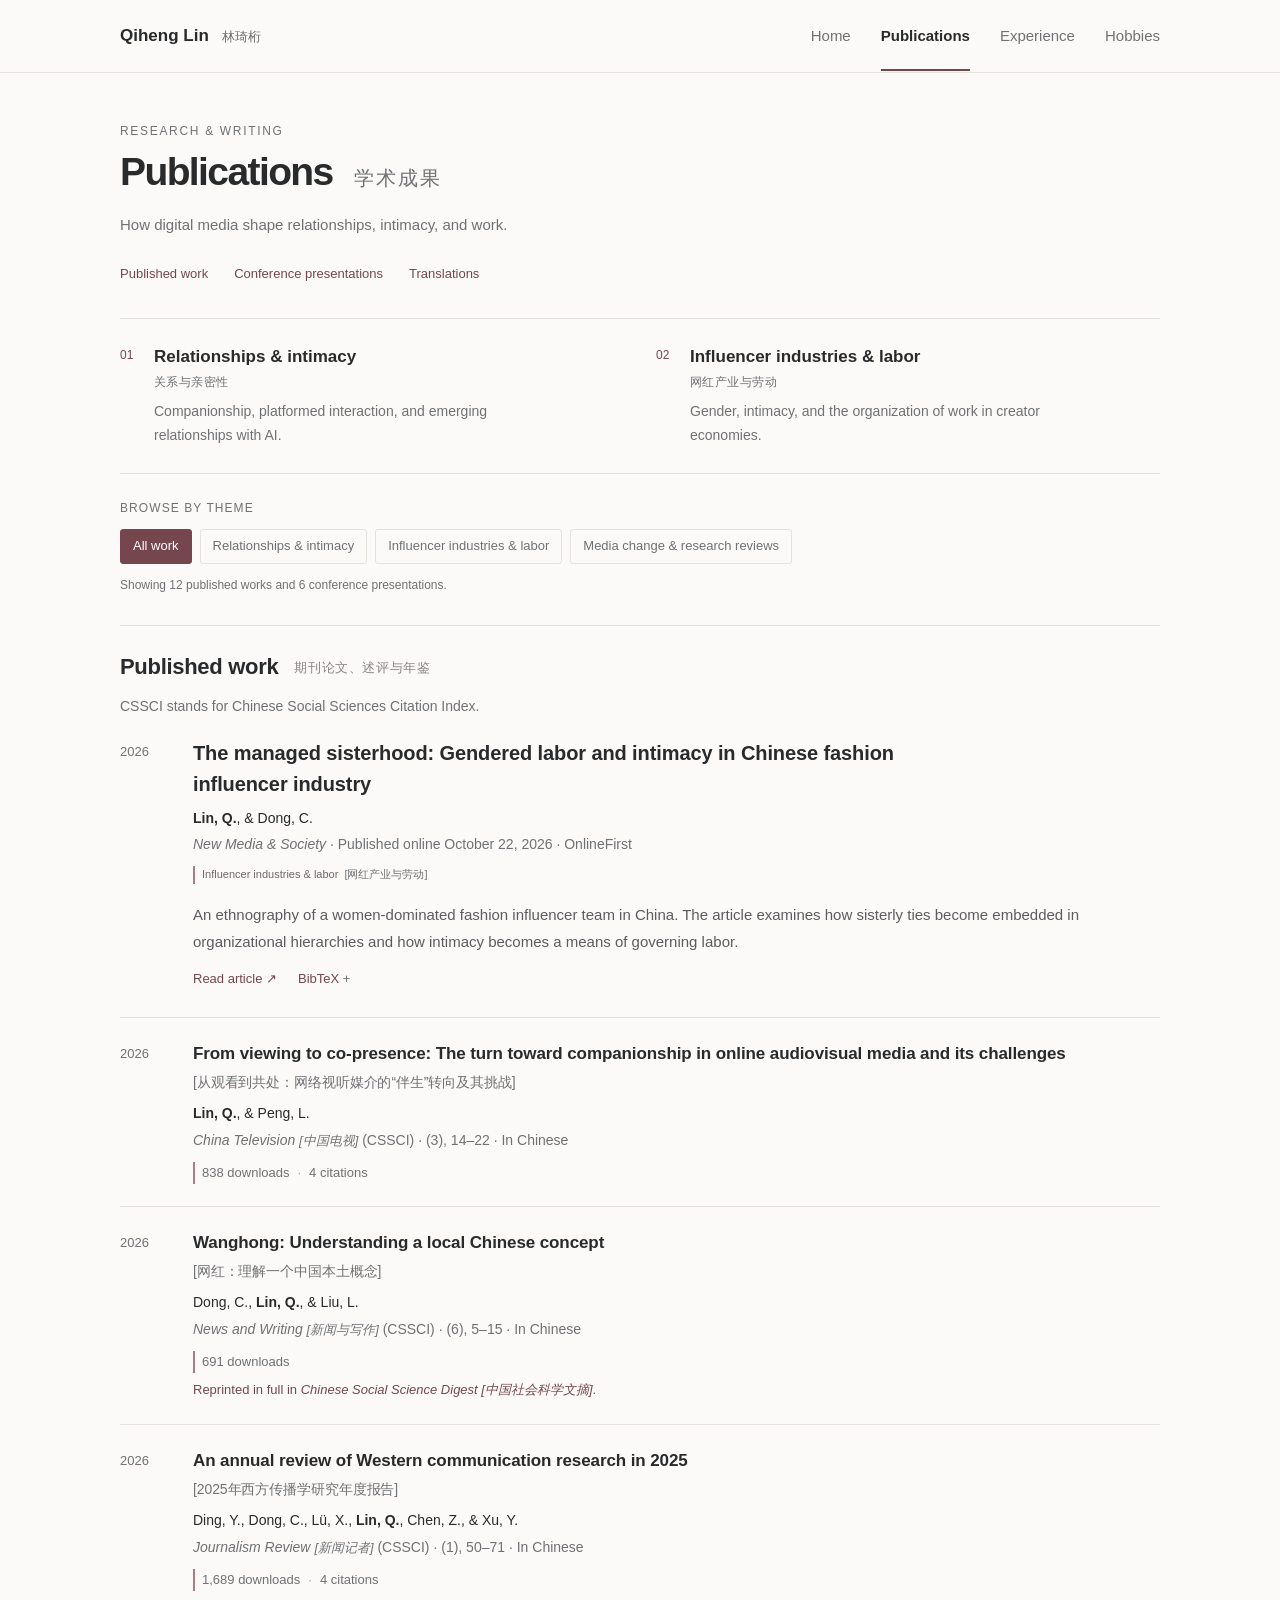
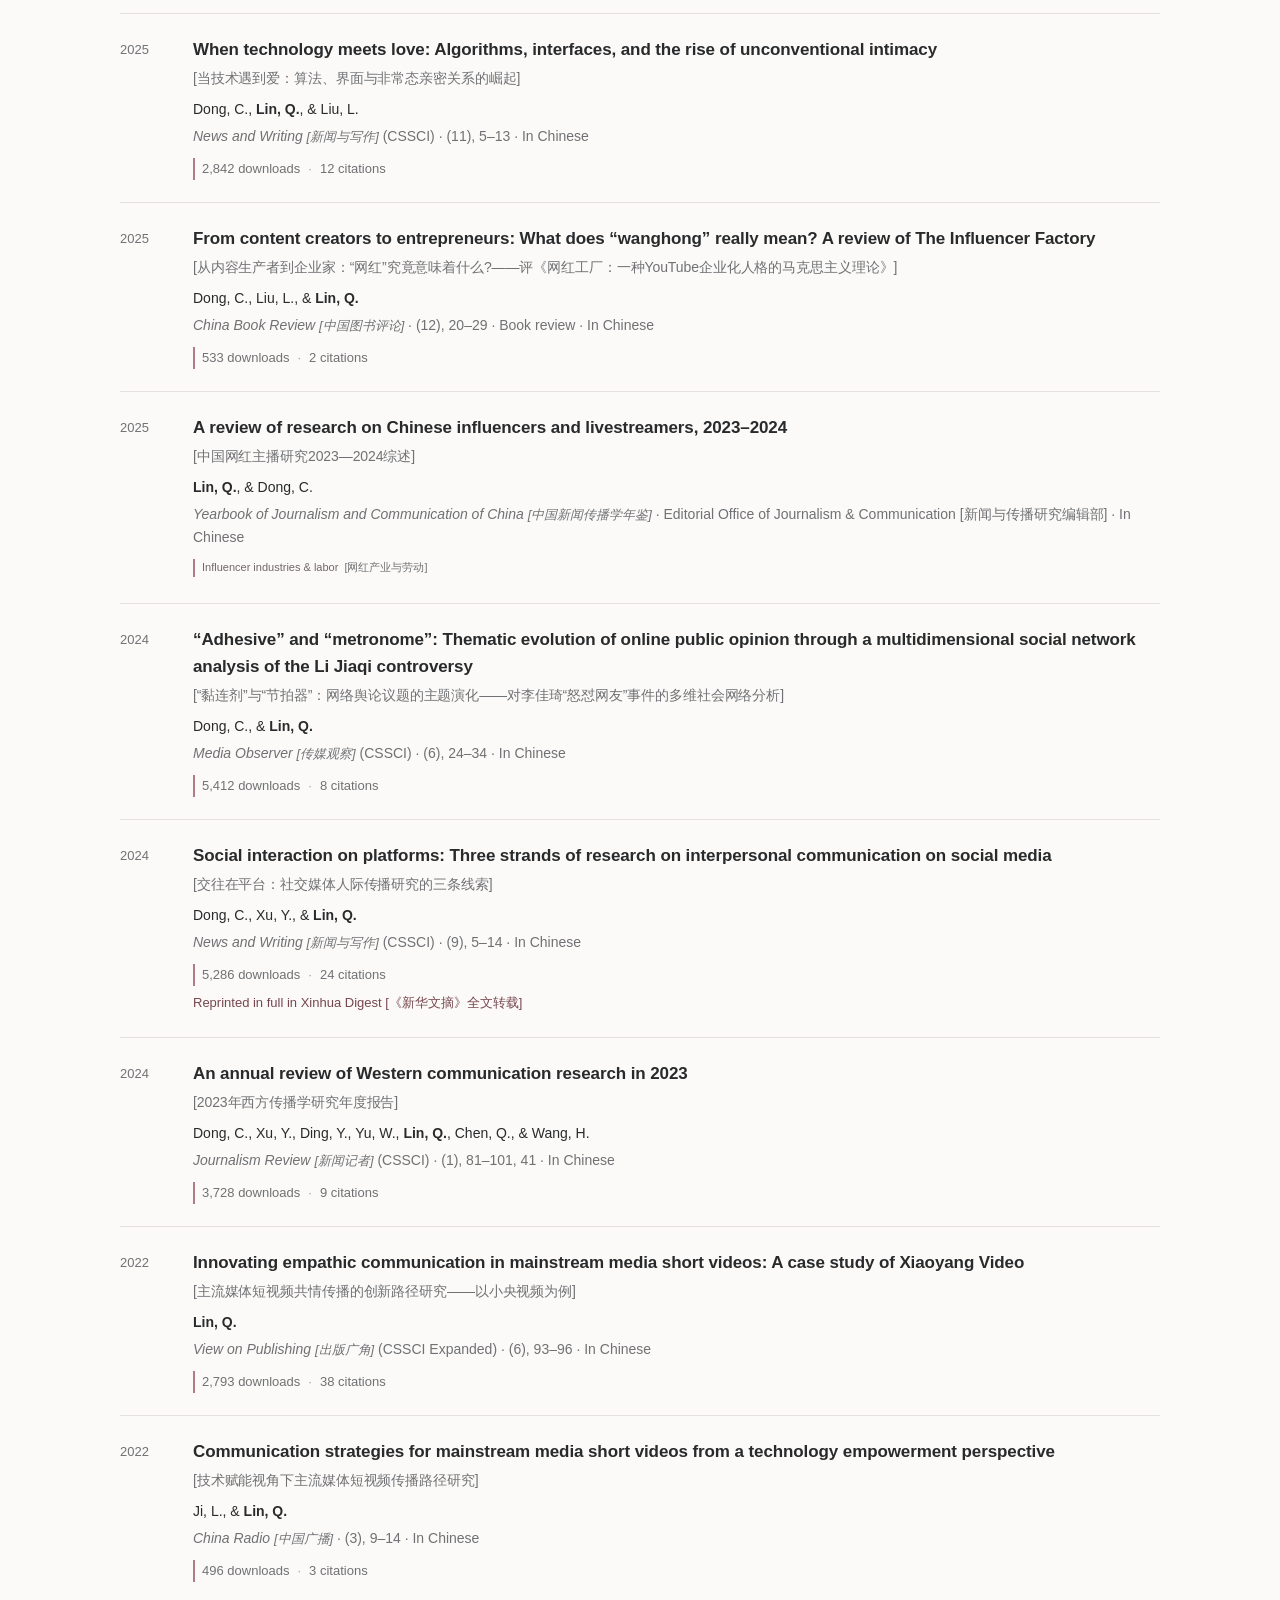
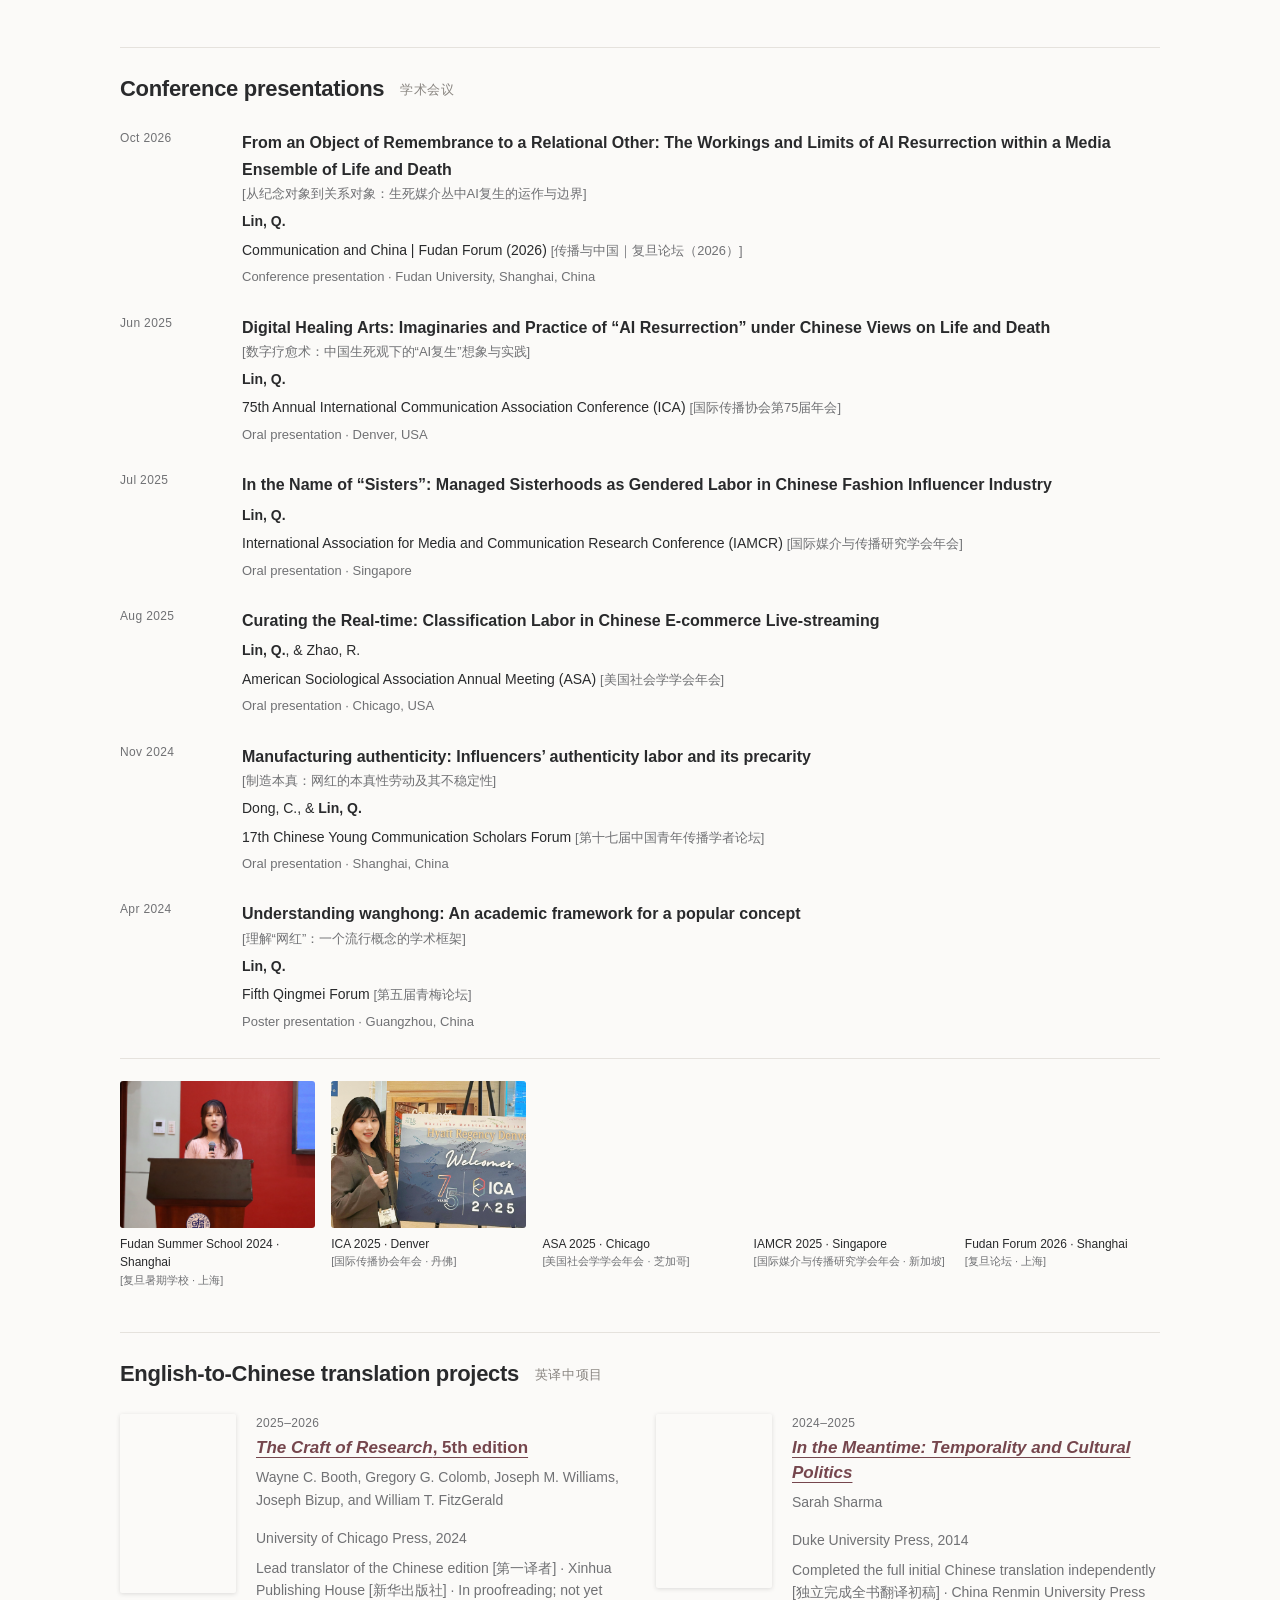
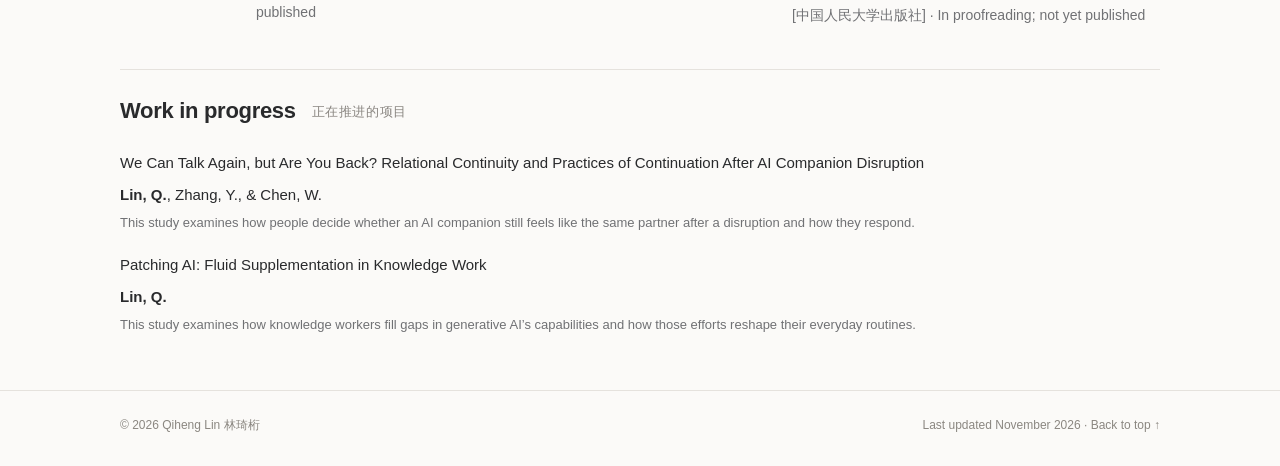
<file: publications.html>
<!doctype html>
<html lang="en"><head><meta charset="utf-8"><meta name="viewport" content="width=device-width,initial-scale=1"><meta name="description" content="Qiheng Lin (林琦桁), Ph.D. student at Renmin University of China. Research on human–AI relations, digital intimacy, influencer industries, and digital labor."><meta name="theme-color" content="#fbfaf8"><meta property="og:title" content="Publications — Qiheng Lin 林琦桁"><meta property="og:description" content="Qiheng Lin (林琦桁), Ph.D. student at Renmin University of China. Research on human–AI relations, digital intimacy, influencer industries, and digital labor."><meta property="og:type" content="website"><title>Publications — Qiheng Lin 林琦桁</title><link rel="icon" href="./favicon.svg" type="image/svg+xml"><link rel="stylesheet" href="./style.css"><script src="./script.js" defer></script><script type="application/ld+json">{"@context": "https://schema.org", "@type": "Person", "name": "Qiheng Lin", "alternateName": "林琦桁", "email": "linqiheng6930@ruc.edu.cn", "affiliation": {"@type": "CollegeOrUniversity", "name": "Renmin University of China"}, "sameAs": ["https://orcid.org/0009-0000-4367-6252"], "knowsAbout": ["Human–AI relations", "Digital intimacy", "Digital labor", "Ethnography"]}</script></head>
<body><a class="skip-link" href="#main">Skip to content</a><header class="site-header"><div class="header-inner"><a class="wordmark" href="./index.html">Qiheng Lin <span lang="zh-CN">林琦桁</span></a><nav aria-label="Main navigation"><a href="./index.html" >Home</a><a href="./publications.html" aria-current=page>Publications</a><a href="./experience.html" >Experience</a><a href="./hobbies.html" >Hobbies</a></nav></div></header>
<main id="main" class="page"><div class="page-title"><p class="eyebrow">Research &amp; writing</p><h1>Publications <span lang="zh-CN">学术成果</span></h1><p>How digital media shape relationships, intimacy, and work.</p><nav class="section-nav" aria-label="Publication sections"><a href="#articles">Published work</a><a href="#talks">Conference presentations</a><a href="#translations">Translations</a></nav></div><section class="research-overview" aria-label="Research strands"><div><span class="strand-number" aria-hidden="true">01</span><h2>Relationships &amp; intimacy <span lang="zh-CN">关系与亲密性</span></h2><p>Companionship, platformed interaction, and emerging relationships with AI.</p></div><div><span class="strand-number" aria-hidden="true">02</span><h2>Influencer industries &amp; labor <span lang="zh-CN">网红产业与劳动</span></h2><p>Gender, intimacy, and the organization of work in creator economies.</p></div></section><div class="theme-browser" hidden><p class="filter-label" id="theme-filter-label">Browse by theme</p><div class="theme-filters" role="group" aria-labelledby="theme-filter-label"><button type="button" data-filter="all" aria-pressed="true">All work</button><button type="button" data-filter="intimacy" aria-pressed="false">Relationships &amp; intimacy</button><button type="button" data-filter="labor" aria-pressed="false">Influencer industries &amp; labor</button><button type="button" data-filter="media" aria-pressed="false">Media change &amp; research reviews</button></div><p class="filter-status" role="status" aria-live="polite"></p></div><section class="section first-section" id="articles"><h2>Published work <span lang="zh-CN">期刊论文、述评与年鉴</span></h2><p class="small muted journal-index-note">CSSCI stands for Chinese Social Sciences Citation Index.</p><div class="publication-list"><article class="publication featured" data-theme="labor"><div class="pub-year">2026</div><div><h3><a href="https://doi.org/10.1177/14614448261493399" target="_blank" rel="noopener noreferrer">The managed sisterhood: Gendered labor and intimacy in Chinese fashion influencer industry</a></h3><p class="authors"><strong>Lin, Q.</strong>, &amp; Dong, C.</p><p class="venue"><em>New Media &amp; Society</em> · Published online October 22, 2026 · OnlineFirst</p><span class="theme-label theme-labor">Influencer industries &amp; labor <span class="translation" lang="zh-CN">[网红产业与劳动]</span></span><p class="pub-summary">An ethnography of a women-dominated fashion influencer team in China. The article examines how sisterly ties become embedded in organizational hierarchies and how intimacy becomes a means of governing labor.</p><div class="paper-links"><a href="https://doi.org/10.1177/14614448261493399" target="_blank" rel="noopener noreferrer">Read article <span aria-hidden="true">↗</span></a><details class="citation"><summary>BibTeX</summary><pre>@article{lin2026sisterhood,
  title = {The managed sisterhood: Gendered labor and intimacy in Chinese fashion influencer industry},
  author = {Lin, Qiheng and Dong, Chenyu},
  journal = {New Media &amp; Society},
  year = {2026},
  doi = {10.1177/14614448261493399}
}</pre><button class="copy-citation" type="button">Copy citation</button><span class="copy-status" role="status"></span></details></div></div></article><article class="publication" data-theme="intimacy"><div class="pub-year">2026</div><div><h3>From viewing to co-presence: The turn toward companionship in online audiovisual media and its challenges <span class="translation" lang="zh-CN">[从观看到共处：网络视听媒介的“伴生”转向及其挑战]</span></h3><p class="authors"><strong>Lin, Q.</strong>, &amp; Peng, L.</p><p class="venue"><em>China Television <span class="translation" lang="zh-CN">[中国电视]</span></em> <span class="journal-index" title="Chinese Social Sciences Citation Index">(CSSCI)</span> · (3), 14–22 · <span lang="en">In Chinese</span></p><p class="pub-metrics" data-metrics-source="CNKI" data-recorded-on="2026-11-05"><span>838 downloads</span><span class="metric-separator" aria-hidden="true">·</span><span>4 citations</span></p></div></article><article class="publication" data-theme="labor" id="wanghong-local-chinese-concept"><div class="pub-year">2026</div><div><h3>Wanghong: Understanding a local Chinese concept <span class="translation" lang="zh-CN">[网红：理解一个中国本土概念]</span></h3><p class="authors">Dong, C., <strong>Lin, Q.</strong>, &amp; Liu, L.</p><p class="venue"><em>News and Writing <span class="translation" lang="zh-CN">[新闻与写作]</span></em> <span class="journal-index" title="Chinese Social Sciences Citation Index">(CSSCI)</span> · (6), 5–15 · <span lang="en">In Chinese</span></p><p class="pub-metrics" data-metrics-source="CNKI" data-recorded-on="2026-11-05"><span>691 downloads</span></p><p class="pub-note">Reprinted in full in <em>Chinese Social Science Digest <span lang="zh-CN">[中国社会科学文摘]</span></em>.</p></div></article><article class="publication" data-theme="media"><div class="pub-year">2026</div><div><h3>An annual review of Western communication research in 2025 <span class="translation" lang="zh-CN">[2025年西方传播学研究年度报告]</span></h3><p class="authors">Ding, Y., Dong, C., Lü, X., <strong>Lin, Q.</strong>, Chen, Z., &amp; Xu, Y.</p><p class="venue"><em>Journalism Review <span class="translation" lang="zh-CN">[新闻记者]</span></em> <span class="journal-index" title="Chinese Social Sciences Citation Index">(CSSCI)</span> · (1), 50–71 · <span lang="en">In Chinese</span></p><p class="pub-metrics" data-metrics-source="CNKI" data-recorded-on="2026-11-05"><span>1,689 downloads</span><span class="metric-separator" aria-hidden="true">·</span><span>4 citations</span></p></div></article><article class="publication" data-theme="intimacy"><div class="pub-year">2025</div><div><h3>When technology meets love: Algorithms, interfaces, and the rise of unconventional intimacy <span class="translation" lang="zh-CN">[当技术遇到爱：算法、界面与非常态亲密关系的崛起]</span></h3><p class="authors">Dong, C., <strong>Lin, Q.</strong>, &amp; Liu, L.</p><p class="venue"><em>News and Writing <span class="translation" lang="zh-CN">[新闻与写作]</span></em> <span class="journal-index" title="Chinese Social Sciences Citation Index">(CSSCI)</span> · (11), 5–13 · <span lang="en">In Chinese</span></p><p class="pub-metrics" data-metrics-source="CNKI" data-recorded-on="2026-11-05"><span>2,842 downloads</span><span class="metric-separator" aria-hidden="true">·</span><span>12 citations</span></p></div></article><article class="publication" data-theme="labor"><div class="pub-year">2025</div><div><h3>From content creators to entrepreneurs: What does “wanghong” really mean? A review of The Influencer Factory <span class="translation" lang="zh-CN">[从内容生产者到企业家：“网红”究竟意味着什么?——评《网红工厂：一种YouTube企业化人格的马克思主义理论》]</span></h3><p class="authors">Dong, C., Liu, L., &amp; <strong>Lin, Q.</strong></p><p class="venue"><em>China Book Review <span class="translation" lang="zh-CN">[中国图书评论]</span></em> · (12), 20–29 · Book review · <span lang="en">In Chinese</span></p><p class="pub-metrics" data-metrics-source="CNKI" data-recorded-on="2026-11-05"><span>533 downloads</span><span class="metric-separator" aria-hidden="true">·</span><span>2 citations</span></p></div></article><article class="publication" data-theme="labor"><div class="pub-year">2025</div><div><h3>A review of research on Chinese influencers and livestreamers, 2023–2024 <span class="translation" lang="zh-CN">[中国网红主播研究2023—2024综述]</span></h3><p class="authors"><strong>Lin, Q.</strong>, &amp; Dong, C.</p><p class="venue"><em>Yearbook of Journalism and Communication of China <span class="translation" lang="zh-CN">[中国新闻传播学年鉴]</span></em> · Editorial Office of Journalism &amp; Communication [新闻与传播研究编辑部] · <span lang="en">In Chinese</span></p><span class="theme-label theme-labor">Influencer industries &amp; labor <span class="translation" lang="zh-CN">[网红产业与劳动]</span></span></div></article><article class="publication" data-theme="labor"><div class="pub-year">2024</div><div><h3>“Adhesive” and “metronome”: Thematic evolution of online public opinion through a multidimensional social network analysis of the Li Jiaqi controversy <span class="translation" lang="zh-CN">[“黏连剂”与“节拍器”：网络舆论议题的主题演化——对李佳琦“怒怼网友”事件的多维社会网络分析]</span></h3><p class="authors">Dong, C., &amp; <strong>Lin, Q.</strong></p><p class="venue"><em>Media Observer <span class="translation" lang="zh-CN">[传媒观察]</span></em> <span class="journal-index" title="Chinese Social Sciences Citation Index">(CSSCI)</span> · (6), 24–34 · <span lang="en">In Chinese</span></p><p class="pub-metrics" data-metrics-source="CNKI" data-recorded-on="2026-11-05"><span>5,412 downloads</span><span class="metric-separator" aria-hidden="true">·</span><span>8 citations</span></p></div></article><article class="publication" data-theme="intimacy"><div class="pub-year">2024</div><div><h3>Social interaction on platforms: Three strands of research on interpersonal communication on social media <span class="translation" lang="zh-CN">[交往在平台：社交媒体人际传播研究的三条线索]</span></h3><p class="authors">Dong, C., Xu, Y., &amp; <strong>Lin, Q.</strong></p><p class="venue"><em>News and Writing <span class="translation" lang="zh-CN">[新闻与写作]</span></em> <span class="journal-index" title="Chinese Social Sciences Citation Index">(CSSCI)</span> · (9), 5–14 · <span lang="en">In Chinese</span></p><p class="pub-metrics" data-metrics-source="CNKI" data-recorded-on="2026-11-05"><span>5,286 downloads</span><span class="metric-separator" aria-hidden="true">·</span><span>24 citations</span></p><p class="pub-note">Reprinted in full in Xinhua Digest [《新华文摘》全文转载]</p></div></article><article class="publication" data-theme="media"><div class="pub-year">2024</div><div><h3>An annual review of Western communication research in 2023 <span class="translation" lang="zh-CN">[2023年西方传播学研究年度报告]</span></h3><p class="authors">Dong, C., Xu, Y., Ding, Y., Yu, W., <strong>Lin, Q.</strong>, Chen, Q., &amp; Wang, H.</p><p class="venue"><em>Journalism Review <span class="translation" lang="zh-CN">[新闻记者]</span></em> <span class="journal-index" title="Chinese Social Sciences Citation Index">(CSSCI)</span> · (1), 81–101, 41 · <span lang="en">In Chinese</span></p><p class="pub-metrics" data-metrics-source="CNKI" data-recorded-on="2026-11-05"><span>3,728 downloads</span><span class="metric-separator" aria-hidden="true">·</span><span>9 citations</span></p></div></article><article class="publication" data-theme="media"><div class="pub-year">2022</div><div><h3>Innovating empathic communication in mainstream media short videos: A case study of Xiaoyang Video <span class="translation" lang="zh-CN">[主流媒体短视频共情传播的创新路径研究——以小央视频为例]</span></h3><p class="authors"><strong>Lin, Q.</strong></p><p class="venue"><em>View on Publishing <span class="translation" lang="zh-CN">[出版广角]</span></em> <span class="journal-index" title="Chinese Social Sciences Citation Index — Expanded Edition [扩展版]">(CSSCI Expanded)</span> · (6), 93–96 · <span lang="en">In Chinese</span></p><p class="pub-metrics" data-metrics-source="CNKI" data-recorded-on="2026-11-05"><span>2,793 downloads</span><span class="metric-separator" aria-hidden="true">·</span><span>38 citations</span></p></div></article><article class="publication" data-theme="media"><div class="pub-year">2022</div><div><h3>Communication strategies for mainstream media short videos from a technology empowerment perspective <span class="translation" lang="zh-CN">[技术赋能视角下主流媒体短视频传播路径研究]</span></h3><p class="authors">Ji, L., &amp; <strong>Lin, Q.</strong></p><p class="venue"><em>China Radio <span class="translation" lang="zh-CN">[中国广播]</span></em> · (3), 9–14 · <span lang="en">In Chinese</span></p><p class="pub-metrics" data-metrics-source="CNKI" data-recorded-on="2026-11-05"><span>496 downloads</span><span class="metric-separator" aria-hidden="true">·</span><span>3 citations</span></p></div></article></div></section><section class="section" id="talks"><h2>Conference presentations <span lang="zh-CN">学术会议</span></h2><div class="talk-list"><article class="talk" data-theme="intimacy"><span class="date">Oct 2026</span><div><h3>From an Object of Remembrance to a Relational Other: The Workings and Limits of AI Resurrection within a Media Ensemble of Life and Death <span class="translation" lang="zh-CN">[从纪念对象到关系对象：生死媒介丛中AI复生的运作与边界]</span></h3><p class="authors"><strong>Lin, Q.</strong></p><p>Communication and China | Fudan Forum (2026) <span class="translation" lang="zh-CN">[传播与中国｜复旦论坛（2026）]</span></p><p class="muted small">Conference presentation · Fudan University, Shanghai, China</p></div></article><article class="talk" data-theme="intimacy"><span class="date">Jun 2025</span><div><h3>Digital Healing Arts: Imaginaries and Practice of “AI Resurrection” under Chinese Views on Life and Death <span class="translation" lang="zh-CN">[数字疗愈术：中国生死观下的“AI复生”想象与实践]</span></h3><p class="authors"><strong>Lin, Q.</strong></p><p>75th Annual International Communication Association Conference (ICA) <span class="translation" lang="zh-CN">[国际传播协会第75届年会]</span></p><p class="muted small">Oral presentation · Denver, USA</p></div></article><article class="talk" data-theme="labor"><span class="date">Jul 2025</span><div><h3>In the Name of “Sisters”: Managed Sisterhoods as Gendered Labor in Chinese Fashion Influencer Industry</h3><p class="authors"><strong>Lin, Q.</strong></p><p>International Association for Media and Communication Research Conference (IAMCR) <span class="translation" lang="zh-CN">[国际媒介与传播研究学会年会]</span></p><p class="muted small">Oral presentation · Singapore</p></div></article><article class="talk" data-theme="labor"><span class="date">Aug 2025</span><div><h3>Curating the Real-time: Classification Labor in Chinese E-commerce Live-streaming</h3><p class="authors"><strong>Lin, Q.</strong>, &amp; Zhao, R.</p><p>American Sociological Association Annual Meeting (ASA) <span class="translation" lang="zh-CN">[美国社会学学会年会]</span></p><p class="muted small">Oral presentation · Chicago, USA</p></div></article><article class="talk" data-theme="labor"><span class="date">Nov 2024</span><div><h3>Manufacturing authenticity: Influencers’ authenticity labor and its precarity <span class="translation" lang="zh-CN">[制造本真：网红的本真性劳动及其不稳定性]</span></h3><p class="authors">Dong, C., &amp; <strong>Lin, Q.</strong></p><p>17th Chinese Young Communication Scholars Forum <span class="translation" lang="zh-CN">[第十七届中国青年传播学者论坛]</span></p><p class="muted small">Oral presentation · Shanghai, China</p></div></article><article class="talk" data-theme="labor"><span class="date">Apr 2024</span><div><h3>Understanding wanghong: An academic framework for a popular concept <span class="translation" lang="zh-CN">[理解“网红”：一个流行概念的学术框架]</span></h3><p class="authors"><strong>Lin, Q.</strong></p><p>Fifth Qingmei Forum <span class="translation" lang="zh-CN">[第五届青梅论坛]</span></p><p class="muted small">Poster presentation · Guangzhou, China</p></div></article></div><div class="conference-gallery" aria-label="Conference and academic photographs"><figure class="conference-photo" id="fudan-summer-school-photo"><div class="conference-photo-frame"><img src="./assets/photos/fudan-summer-school-2024.jpg" alt="Qiheng Lin speaking at the 2024 Fudan summer school, with the Fudan University emblem on the lectern" width="4348" height="3355" loading="lazy" decoding="async"></div><figcaption><span>Fudan Summer School 2024 · Shanghai</span><span class="photo-caption-zh" lang="zh-CN">[复旦暑期学校 · 上海]</span></figcaption></figure><figure class="conference-photo"><img src="./assets/photos/ica-2025.jpg" alt="Qiheng Lin beside the ICA 2025 conference sign in Denver" width="2446" height="2821" loading="lazy" decoding="async"><figcaption><span>ICA 2025 · Denver</span><span class="photo-caption-zh" lang="zh-CN">[国际传播协会年会 · 丹佛]</span></figcaption></figure><figure class="conference-photo"><img src="./assets/photos/asa-2025.jpg" alt="Qiheng Lin at the American Sociological Association conference" width="1280" height="1280" loading="lazy" decoding="async"><figcaption><span>ASA 2025 · Chicago</span><span class="photo-caption-zh" lang="zh-CN">[美国社会学学会年会 · 芝加哥]</span></figcaption></figure><figure class="conference-photo" id="iamcr-presentation-photo"><img src="./assets/photos/academic-presentation.jpg" alt="Qiheng Lin presenting research at IAMCR 2025 in Singapore" width="1440" height="1920" loading="lazy" decoding="async"><figcaption><span>IAMCR 2025 · Singapore</span><span class="photo-caption-zh" lang="zh-CN">[国际媒介与传播研究学会年会 · 新加坡]</span></figcaption></figure><figure class="conference-photo"><img src="./assets/photos/research-talk.jpg" alt="Qiheng Lin presenting research at Fudan Forum 2026 in Shanghai" width="5100" height="3400" loading="lazy" decoding="async"><figcaption><span>Fudan Forum 2026 · Shanghai</span><span class="photo-caption-zh" lang="zh-CN">[复旦论坛 · 上海]</span></figcaption></figure></div></section><section class="section" id="translations"><h2>English-to-Chinese translation projects <span lang="zh-CN">英译中项目</span></h2><ul class="translation-projects"><li class="translation-project"><img class="translation-cover" src="./assets/books/the-craft-of-research-5e.jpg" alt="Cover of The Craft of Research, 5th edition" width="1213" height="1874" loading="lazy" decoding="async"><div class="translation-project-info"><span class="date">2025–2026</span><h3><a href="https://press.uchicago.edu/ucp/books/book/chicago/C/bo215874008.html" target="_blank" rel="noopener noreferrer"><cite>The Craft of Research</cite>, 5th edition</a></h3><p>Wayne C. Booth, Gregory G. Colomb, Joseph M. Williams, Joseph Bizup, and William T. FitzGerald</p><p>University of Chicago Press, 2024</p><p class="translation-project-detail">Lead translator of the Chinese edition [第一译者] · Xinhua Publishing House [新华出版社] · In proofreading; not yet published</p></div></li><li class="translation-project"><img class="translation-cover" src="./assets/books/in-the-meantime.jpg" alt="Cover of In the Meantime: Temporality and Cultural Politics" width="600" height="900" loading="lazy" decoding="async"><div class="translation-project-info"><span class="date">2024–2025</span><h3><a href="https://www.dukeupress.edu/In-the-Meantime" target="_blank" rel="noopener noreferrer"><cite>In the Meantime: Temporality and Cultural Politics</cite></a></h3><p>Sarah Sharma</p><p>Duke University Press, 2014</p><p class="translation-project-detail">Completed the full initial Chinese translation independently [独立完成全书翻译初稿] · China Renmin University Press [中国人民大学出版社] · In proofreading; not yet published</p></div></li></ul></section><section class="section" id="work-in-progress"><h2>Work in progress <span lang="zh-CN">正在推进的项目</span></h2><ul class="record-list project-list"><li><h3>We Can Talk Again, but Are You Back? Relational Continuity and Practices of Continuation After AI Companion Disruption</h3><p class="authors"><strong>Lin, Q.</strong>, Zhang, Y., &amp; Chen, W.</p><p class="muted small">This study examines how people decide whether an AI companion still feels like the same partner after a disruption and how they respond.</p></li><li><h3>Patching AI: Fluid Supplementation in Knowledge Work</h3><p class="authors"><strong>Lin, Q.</strong></p><p class="muted small">This study examines how knowledge workers fill gaps in generative AI’s capabilities and how those efforts reshape their everyday routines.</p></li></ul></section></main>
<footer class="site-footer"><div><span>© 2026 Qiheng Lin <span lang="zh-CN">林琦桁</span></span><span>Last updated November 2026 <span aria-hidden="true">·</span> <a href="#main">Back to top ↑</a></span></div></footer></body></html>
</file>
<file: style.css>
/* Slightly larger screen typography, November 3 2026. */
:root{--paper:#fbfaf8;--ink:#292a2c;--muted:#707174;--accent:#75464d;--line:#e5e2dd;--serif:Georgia,"Times New Roman","Songti SC",serif;--sans:-apple-system,BlinkMacSystemFont,"Segoe UI",Arial,"PingFang SC","Microsoft YaHei",sans-serif}
[hidden]{display:none!important}
.journal-index{white-space:nowrap;font-style:normal;font-weight:500}
.record-list .camp-entry{row-gap:16px;margin-bottom:0}
.camp-gallery{grid-column:1/-1;display:grid;grid-template-columns:repeat(4,minmax(0,1fr));gap:14px}
.camp-gallery figure{margin:0;min-width:0;line-height:0}
.camp-gallery img{display:block;width:100%;height:auto;aspect-ratio:4/3;object-fit:cover;border-radius:3px}
.camp-gallery img[src$="/fudan-summer-school-2024-group.jpg"]{object-position:center 65%}
@media(max-width:600px){.camp-gallery{grid-template-columns:repeat(2,minmax(0,1fr));gap:14px}}
@media print{.camp-gallery{display:none}}
*{box-sizing:border-box}html{scroll-behavior:smooth;scroll-padding-top:94px}body{margin:0;background:var(--paper);color:var(--ink);font:17px/1.75 var(--sans);-webkit-font-smoothing:antialiased}a{color:var(--accent);text-decoration:none;text-underline-offset:4px}a:hover{text-decoration:underline}a:focus-visible,button:focus-visible,summary:focus-visible{outline:2px solid var(--accent);outline-offset:5px}button{font:inherit}p,h1,h2,h3{margin:0}p+p{margin-top:16px}strong{font-weight:600}.small{font-size:14px;line-height:1.65}.muted{color:var(--muted)}.translation{color:var(--muted);font-weight:400;font-size:.92em}.skip-link{position:fixed;top:-80px;left:16px;background:white;z-index:10;padding:12px}.skip-link:focus{top:8px}
.site-header{border-bottom:1px solid var(--line);background:rgba(251,250,248,.97);position:sticky;top:0;z-index:5}.header-inner{max-width:1096px;margin:auto;padding:21px 28px;display:flex;align-items:center;justify-content:space-between;gap:24px}.wordmark{font-size:17px;font-weight:650;color:var(--ink);white-space:nowrap}.wordmark span{margin-left:8px;color:var(--muted);font-size:13px;font-weight:400}.site-header nav{display:flex;gap:30px;font-size:15px}.site-header nav a{color:var(--muted);position:relative}.site-header nav a[aria-current]{color:var(--ink);font-weight:600}.site-header nav a[aria-current]:after{content:"";position:absolute;left:0;right:0;bottom:-22px;height:2px;background:var(--accent)}.page{max-width:1096px;padding:0 28px;margin:0 auto}.intro{padding-top:51px}.eyebrow{font-size:12px;text-transform:uppercase;letter-spacing:.14em;color:var(--muted);margin-bottom:6px}h1{font-size:46px;font-weight:650;line-height:1.25;letter-spacing:-1.6px}h1 span{font-size:22px;font-weight:400;letter-spacing:2px;margin-left:12px;color:var(--muted)}.role{font-size:16px;margin-top:11px;color:var(--muted)}.intro-grid{display:grid;grid-template-columns:minmax(0,1fr) 208px;gap:64px;margin-top:29px}.bio{font-size:17px;line-height:1.85}.profile-links{display:flex;align-items:center;flex-wrap:wrap;gap:8px 15px;margin-top:21px;font-size:14px}.profile-links>span{color:#c3bdb6}.email-link{overflow-wrap:anywhere}.research-aside{padding:6px 0 0 25px;border-left:1px solid var(--line);align-self:start}.research-aside h2{font-size:12px;text-transform:uppercase;letter-spacing:.13em;font-weight:500;color:var(--muted)}.research-aside ul{list-style:none;margin:18px 0 23px;padding:0}.research-aside li{font-size:15px;margin-bottom:15px;line-height:1.45}.research-aside li span{display:block;color:#86827f;font-size:12px;margin-top:4px;letter-spacing:.03em}.aside-note{color:var(--muted);font-size:12px;line-height:1.8}.section{margin-top:43px;border-top:1px solid var(--line);padding-top:26px}.section h2{font-size:22px;font-weight:600;line-height:1.4;letter-spacing:-.3px;margin-bottom:24px}.section h2>span{font-size:13px;font-weight:400;letter-spacing:.05em;color:#898580;margin-left:10px;vertical-align:middle}.section-heading{display:flex;justify-content:space-between;gap:20px;align-items:baseline}.section-link,.quiet-link{font-size:13px}.news{margin-top:36px;padding-top:23px}.news h2{margin-bottom:17px}.news-list{list-style:none;padding:0;margin:0}.news-list li{display:grid;grid-template-columns:112px 1fr;gap:18px;margin-top:10px;font-size:15px}.news-list time{font-size:13px;color:var(--muted);padding-top:3px;font-variant-numeric:tabular-nums}
.publication{display:grid;grid-template-columns:52px minmax(0,1fr);gap:21px;padding:22px 0;border-top:1px solid var(--line)}.publication:first-of-type{border-top:0;padding-top:0}.pub-year{font-size:13px;color:var(--muted);padding-top:3px;font-variant-numeric:tabular-nums}.publication h3{font-size:17px;line-height:1.6;font-weight:600;letter-spacing:-.1px}.publication h3>a{color:var(--ink)}.publication h3>a:hover{color:var(--accent)}.publication h3 .translation{display:block;margin-top:3px;font-size:14px;line-height:1.8}.authors{font-size:14px;margin-top:6px}.venue{font-size:14px;margin-top:3px;color:var(--muted);line-height:1.65}.pub-summary{font-size:15px;line-height:1.8;color:#5c5c60;margin-top:13px}.pub-note{font-size:13px;color:var(--accent);margin-top:6px}.featured{padding-bottom:26px}.featured h3{font-size:20px;line-height:1.55;max-width:780px}.paper-links{display:flex;align-items:baseline;gap:21px;font-size:13px;margin-top:13px;flex-wrap:wrap}.citation summary{cursor:pointer;color:var(--accent);list-style:none}.citation summary::-webkit-details-marker{display:none}.citation summary:after{content:" +";color:var(--muted)}.citation[open] summary:after{content:" −"}.citation pre{font-family:ui-monospace,SFMono-Regular,Consolas,monospace;font-size:12px;background:#f0eeea;border:1px solid var(--line);padding:17px;white-space:pre-wrap;overflow-wrap:anywhere;max-width:700px;margin-top:12px}.copy-citation,.text-button{border:0;padding:0;background:none;font-size:13px;color:var(--accent);text-decoration:underline;text-underline-offset:4px;cursor:pointer}.copy-status{margin-left:10px;color:var(--muted)}
.two-columns{display:grid;grid-template-columns:1fr 1fr;gap:54px}.education-item{position:relative;margin-bottom:24px}.date{display:block;color:var(--muted);font-size:12px;letter-spacing:.03em;font-variant-numeric:tabular-nums;line-height:1.6}.education-item h3{font-size:16px;margin-top:4px;line-height:1.6;font-weight:600}.education-item h3 .translation{font-size:12px}.education-item>p{font-size:14px;line-height:1.75;margin-top:3px}.education-item>p.small{font-size:12px;line-height:1.65;margin-top:5px}.record-list{list-style:none;padding:0;margin:0}.record-list li{display:grid;grid-template-columns:105px minmax(0,1fr);gap:17px;margin-bottom:20px}.record-list .record-title,.record-list h3{font-size:15px;line-height:1.65;font-weight:500}.record-list .translation{font-size:13px}.record-list .muted{margin-top:4px;font-size:13px}.record-list p{font-size:15px}.two-columns .record-list li{grid-template-columns:78px minmax(0,1fr);gap:12px;margin-bottom:20px}.two-columns .record-list .record-title{font-size:14px}.two-columns .record-list .translation{display:block;font-size:12px}.two-columns .record-list .muted{font-size:12px}.quiet-link{display:inline-block;margin-top:4px}.contact{padding-bottom:48px}.contact h2{margin-bottom:13px}.contact p{font-size:15px;color:var(--muted)}.contact .contact-line{display:flex;flex-wrap:wrap;gap:16px;align-items:center;margin-top:12px}.site-footer{border-top:1px solid var(--line);font-size:12px;color:#8b8781}.site-footer>div{max-width:1096px;padding:24px 28px 30px;margin:auto;display:flex;justify-content:space-between;gap:20px}.site-footer a{color:inherit}.page-title{padding-top:48px}.page-title>p:not(.eyebrow){margin-top:15px;color:var(--muted);font-size:15px}.page-title>p.small{font-size:13px;max-width:750px}.page-title h1{font-size:39px}.page-title h1>span{font-size:20px}.section-nav{display:flex;flex-wrap:wrap;gap:12px 26px;font-size:13px;margin-top:25px}.first-section{margin-top:29px}.page>.section:last-child{margin-bottom:54px}.talk{display:grid;grid-template-columns:105px minmax(0,1fr);gap:17px;margin-bottom:26px}.talk h3{font-size:16px;line-height:1.7;font-weight:550}.talk h3 .translation{display:block;font-size:13px}.talk p{font-size:14px;margin-top:4px}.talk p.small{font-size:13px}.cv-title-line{display:flex;justify-content:space-between;align-items:center;gap:20px}.print-button{background:transparent;border:1px solid #d7d1ca;border-radius:3px;color:var(--accent);padding:7px 14px;font-size:13px;cursor:pointer}.print-button:hover{background:#f1eeea}.page:has(.cv-title-line) .education-list{display:grid;grid-template-columns:repeat(3,1fr);gap:28px}.page:has(.cv-title-line) .publication{padding:17px 0}.page:has(.cv-title-line) .publication h3{font-size:15px}.page:has(.cv-title-line) .section h2{margin-bottom:21px}
@media(min-width:1400px){.intro{padding-top:60px}.intro-grid{gap:80px}}
@media(max-width:760px){.header-inner{padding:17px 22px;gap:18px}.wordmark span{display:none}.site-header nav{gap:20px;font-size:13px}.site-header nav a[aria-current]:after{bottom:-19px}.page{padding:0 22px}.intro{padding-top:35px}.eyebrow{font-size:11px}h1{font-size:38px}h1 span{font-size:19px;letter-spacing:1px;margin-left:8px}.role{font-size:14px}.intro-grid{grid-template-columns:1fr;gap:24px;margin-top:22px}.bio{font-size:16px;line-height:1.85}.research-aside{border-left:0;border-top:1px solid var(--line);padding:18px 0 0}.research-aside ul{display:grid;grid-template-columns:1fr 1fr;gap:13px 20px;margin:13px 0 0}.research-aside li{margin:0;font-size:14px}.research-aside li span{font-size:11px}.aside-note{display:none}.profile-links{font-size:13px;gap:8px 11px}.section{margin-top:31px;padding-top:22px}.section h2{font-size:20px;margin-bottom:19px}.section h2>span{font-size:12px;margin-left:6px}.section-link{font-size:12px}.news-list li{grid-template-columns:82px 1fr;gap:12px;font-size:14px}.news-list time{font-size:11px}.publication{grid-template-columns:35px 1fr;gap:13px;padding:19px 0}.pub-year{font-size:12px}.publication h3{font-size:16px}.featured h3{font-size:18px}.authors,.venue{font-size:13px}.pub-summary{font-size:14px}.two-columns{grid-template-columns:1fr;gap:0}.two-columns .record-list li{grid-template-columns:85px 1fr}.education-item{margin-bottom:22px}.contact{padding-bottom:31px}.site-footer>div{padding:19px 22px;flex-direction:column;gap:7px}.page-title{padding-top:34px}.page-title h1{font-size:33px}.page-title h1>span{font-size:18px}.page-title>p:not(.eyebrow){font-size:14px}.record-list li,.talk{grid-template-columns:75px 1fr;gap:12px}.record-list .record-title,.record-list h3{font-size:14px}.record-list p{font-size:14px}.talk h3{font-size:15px}.cv-title-line{align-items:start;flex-direction:column;gap:16px}.page:has(.cv-title-line) .education-list{grid-template-columns:1fr;gap:0}}
@media(prefers-reduced-motion:reduce){html{scroll-behavior:auto}}
@media print{@page{margin:16mm}.site-header,.site-footer,.print-button,.skip-link,.text-button,.section-nav,.paper-links{display:none!important}body{font-size:10pt;color:#111;background:#fff;line-height:1.5}.page{max-width:none;padding:0}.page-title{padding-top:0}.eyebrow{font-size:8pt}.page-title h1{font-size:25pt}.section{margin-top:18px;padding-top:12px}.section h2{font-size:15pt;margin-bottom:12px;break-after:avoid}.publication,.talk,.record-list li,.education-item{break-inside:avoid}.publication{padding:10px 0;gap:12px;grid-template-columns:35px 1fr}.publication h3,.talk h3{font-size:10pt!important}.authors,.venue,.record-list .record-title{font-size:9pt}.translation{color:#555}a{color:inherit}.page>.section:last-child{margin-bottom:0}.page:has(.cv-title-line) .education-list{grid-template-columns:1fr;gap:0}.education-item{margin-bottom:12px}.education-item>p.small,.record-list .muted{font-size:8pt}}

/* Employer marks retain their original colors and aspect ratios. */
.experience-list>li{margin-bottom:26px;align-items:center}
.experience-entry{display:grid;grid-template-columns:108px minmax(0,1fr);gap:22px;align-items:center;min-height:60px}
.company-logo{display:flex;align-items:center;justify-content:center;width:108px;height:60px;flex-shrink:0}
.company-logo img{display:block;width:96px;height:56px;object-fit:contain}
.company-logo[href*="tiktok"] img,.company-logo[href*="feishu"] img{width:46px;height:46px}
.company-logo:hover{opacity:.8}
.experience-copy{min-width:0}.experience-copy h3{margin:0}
.experience-copy>p{margin-top:5px!important;font-size:14px!important;color:var(--muted)}
@media(max-width:760px){.experience-list>li{grid-template-columns:1fr;gap:8px;margin-bottom:28px}.experience-entry{grid-template-columns:74px minmax(0,1fr);gap:15px}.company-logo{width:74px;height:52px}.company-logo img{width:74px;height:46px}.company-logo[href*="tiktok"] img,.company-logo[href*="feishu"] img{width:40px;height:40px}.experience-copy h3 .translation{display:block;margin-top:3px}.experience-copy>p{font-size:13px!important}.experience-list>li:has(.company-logo-empty) .experience-entry{grid-template-columns:1fr}.company-logo-empty{display:none}}
@media print{.experience-entry{grid-template-columns:82px minmax(0,1fr);gap:14px;min-height:40px}.company-logo{width:82px;height:40px}.company-logo img{width:78px;height:36px}.company-logo[href*="tiktok"] img,.company-logo[href*="feishu"] img{width:34px;height:34px}.experience-list>li{margin-bottom:14px}}
.company-logo[href*="chinaunicom"] img{width:54px;height:44px}
@media(max-width:760px){.company-logo[href*="chinaunicom"] img{width:48px;height:40px}}

/* Full-resolution originals are used directly; layout never changes the source files. */
.intro-grid{margin-top:0;grid-template-columns:minmax(0,1fr) 224px;gap:58px;align-items:start}
.intro-heading{margin-bottom:26px}.intro-heading .eyebrow{margin-bottom:6px}.intro-heading .role{font-size:16px;line-height:1.75;margin-top:11px}
.profile-aside{align-self:start;padding-top:6px}.portrait-link{display:block;line-height:0;aspect-ratio:1/1;overflow:hidden;border-radius:4px}
.profile-portrait{display:block;width:100%;height:auto;border-radius:4px;aspect-ratio:1/1;object-fit:cover;object-position:50% 58%;transform:scale(1.3);transform-origin:0% 44%}
.profile-aside .research-aside{border:0;padding:0;margin-top:22px}
.profile-aside .research-aside ul{display:grid;grid-template-columns:1fr 1fr;gap:14px 12px;margin:14px 0 0}
.profile-aside .research-aside li{font-size:13px;margin:0;line-height:1.5}.profile-aside .research-aside li span{font-size:11px}
.profile-aside .aside-note{margin-top:16px;font-size:11px}
.conference-gallery{display:grid;grid-template-columns:repeat(5,minmax(0,1fr));gap:18px 16px;margin-top:24px;padding-top:22px;border-top:1px solid var(--line)}
.conference-photo{margin:0;min-width:0}
.conference-photo img{display:block;width:100%;height:auto;aspect-ratio:4/3;object-fit:cover;object-position:center 38%;border-radius:3px}
.conference-photo img[src$="/academic-presentation.jpg"]{object-position:center 48%}
.conference-photo-frame{aspect-ratio:4/3;overflow:hidden;border-radius:3px}
.conference-photo-frame>img{height:100%;aspect-ratio:auto;border-radius:0}
.conference-photo img[src$="/fudan-summer-school-2024.jpg"]{object-position:center bottom;transform:scale(1.18);transform-origin:50% 10%}
.conference-photo figcaption{margin-top:7px;line-height:1.55;font-size:12px}
.photo-caption-zh{display:block;color:var(--muted);font-size:11px}
@media(max-width:760px){.intro-grid{display:flex;flex-direction:column;gap:25px}.intro-heading{margin-bottom:22px}.intro-heading .role{font-size:14px}.profile-aside{display:grid;grid-template-columns:134px minmax(0,1fr);gap:22px;padding:0;width:100%;align-items:start}.profile-aside .research-aside{margin:0;padding:0;border:0}.profile-aside .research-aside ul{grid-template-columns:1fr;gap:10px;margin-top:10px}.profile-aside .research-aside li{font-size:13px}.profile-aside .research-aside li span{font-size:11px}.profile-aside .research-aside h2{font-size:11px}.conference-gallery{grid-template-columns:repeat(2,minmax(0,1fr));gap:16px 14px;max-width:420px}}
@media(max-width:390px){.profile-aside{grid-template-columns:120px minmax(0,1fr);gap:18px}}
@media print{.profile-aside{display:none}.intro-grid{display:block}.conference-gallery{display:none}}
@media(max-width:760px){.intro-grid{display:grid;grid-template-columns:minmax(0,1fr);gap:22px}.intro-grid>.bio{display:contents}.intro-heading{grid-row:1;margin-bottom:0}.profile-aside{grid-row:2}.intro-grid>.bio>p{margin:0}.intro-grid .profile-links{margin-top:0}}
.company-logo:has(img[src*="showworld"]){height:76px}
.company-logo img[src*="showworld"]{width:76px;height:76px}
@media(max-width:760px){.company-logo:has(img[src*="showworld"]){height:64px}.company-logo img[src*="showworld"]{width:64px;height:64px}}
@media print{.company-logo:has(img[src*="showworld"]){height:46px}.company-logo img[src*="showworld"]{width:46px;height:46px}}

/* Original files are displayed at a uniform height, with room for wider frames. */
.hobby-intro p{font-size:15px;color:var(--muted)}
.hobby-intro .section-heading h2{margin-bottom:13px}
.hobby-list{list-style:none;display:flex;flex-wrap:wrap;gap:12px 30px;padding:0;margin:22px 0 0;font-size:14px}
.hobby-list span{font-size:12px;color:var(--muted);margin-left:4px}
.photography-section{margin-top:34px}
.photography-section>h2{margin-bottom:26px}
.photography-grid{display:grid;grid-template-columns:repeat(6,minmax(0,1fr));grid-auto-rows:calc(min(25vw,274px) - 31.5px);gap:14px;align-items:stretch}
.photography-grid figure{margin:0;min-width:0;min-height:0;line-height:0;overflow:hidden;border-radius:2px}
.photography-grid img{display:block;width:100%;height:100%;object-fit:cover}
.photography-grid .photography-wide{grid-column:span 2}
.photography-square img{object-position:center bottom}
@media(max-width:760px){.photography-grid{grid-template-columns:repeat(2,minmax(0,1fr));grid-auto-rows:calc(75vw - 42.75px);gap:16px 13px}.hobby-list{gap:10px 22px}.photography-section{margin-top:28px}}
@media(max-width:560px){html{scroll-padding-top:130px}.header-inner{flex-wrap:wrap;row-gap:12px}.site-header nav{width:100%;justify-content:space-between;gap:14px}.site-header nav a[aria-current]:after{bottom:-18px}.hobby-list{gap:10px 16px;font-size:13px}.hobby-list span{font-size:11px;margin-left:2px}}
@media print{.hobby-list{gap:20px}.photography-grid{grid-template-columns:repeat(6,minmax(0,1fr));grid-auto-rows:120px}.photography-grid figure{break-inside:avoid}}

/* The website is a short introduction; the standalone CV will be a download. */
.cv-download{display:inline-flex;align-items:center;gap:7px;padding:4px 10px;border:1px solid #d7d1ca;border-radius:3px;background:transparent;color:var(--accent);font:inherit;font-size:13px;line-height:1.5;text-decoration:none}
.cv-format{font-size:10px;letter-spacing:.04em}
.cv-download-placeholder{display:inline-flex;align-items:center;gap:7px}
.cv-download:disabled{color:#77736f;cursor:default}
.cv-download-placeholder #cv-pending{font-size:11px;color:var(--muted)}
.more-honors{font-size:13px;margin-top:6px}
.more-honors>summary{color:var(--accent);cursor:pointer;width:fit-content}
.more-honors>summary span{font-size:11px;color:var(--muted)}
.more-honors[open]>.record-list{padding-top:22px}
.education-item{display:grid;grid-template-columns:64px minmax(0,1fr);gap:16px;align-items:start}
.school-logo{display:flex;width:64px;height:64px;align-items:center;justify-content:center;overflow:hidden;margin-top:3px}
.school-logo img{display:block;width:64px;height:64px;object-fit:cover}
.school-logo img[src*="renmin"]{transform:scale(1.13)}
.education-item>div>p{font-size:14px;line-height:1.75;margin-top:3px}
.education-item>div>p.small{font-size:12px;line-height:1.65;margin-top:5px}
.research-overview{display:grid;grid-template-columns:1fr 1fr;gap:32px;margin-top:32px;padding:25px 0;border-top:1px solid var(--line);border-bottom:1px solid var(--line)}
.research-overview>div{position:relative;padding-left:34px}
.strand-number{position:absolute;left:0;top:1px;font-size:12px;color:var(--accent);font-variant-numeric:tabular-nums}
.research-overview h2{font-size:17px;font-weight:600;line-height:1.55}
.research-overview h2 span{display:block;font-size:12px;color:var(--muted);font-weight:400;letter-spacing:.04em;margin-top:3px}
.research-overview p{font-size:14px;line-height:1.7;color:var(--muted);margin-top:9px;max-width:365px}
.theme-browser{margin-top:24px}
.filter-label{font-size:12px;text-transform:uppercase;letter-spacing:.09em;color:var(--muted);margin-bottom:10px}
.theme-filters{display:flex;gap:8px;flex-wrap:wrap}
.theme-filters button{font-size:13px;line-height:1.6;padding:6px 12px;border:1px solid var(--line);border-radius:3px;background:transparent;color:var(--muted);cursor:pointer}
.theme-filters button:hover{border-color:#bcb0ae;color:var(--accent)}
.theme-filters button[aria-pressed="true"]{background:#75464d;color:#fff;border-color:#75464d}
.filter-status{font-size:12px;color:var(--muted);margin-top:11px!important;min-height:18px}
.theme-label{display:inline-block;font-size:11px;line-height:1.6;color:#716765;border-left:2px solid #b79c9f;padding-left:7px;margin-top:10px}
.theme-label .translation{font-size:11px;margin-left:3px}
.theme-intimacy{border-color:#a38a68}.theme-labor{border-color:#ae7c86}.theme-media{border-color:#91a39f}
.publication-list .publication:first-child{border-top:0;padding-top:0}
.pub-metrics{display:flex;flex-wrap:wrap;align-items:baseline;gap:3px 8px;margin-top:10px;border-left:2px solid #ae7c86;padding-left:7px;font-size:13px;line-height:1.7;color:var(--muted);font-variant-numeric:tabular-nums}
.pub-metrics>span:not(.metric-separator){white-space:nowrap}
.metric-separator{color:#aaa19b}
@media(max-width:760px){.research-overview{grid-template-columns:1fr;gap:22px;margin-top:26px;padding:22px 0}.research-overview>div{padding-left:29px}.research-overview h2{font-size:16px}.research-overview p{font-size:13px;margin-top:6px;max-width:none}.theme-filters button{font-size:12px;padding:6px 9px}.theme-label .translation{display:none}.education-item{grid-template-columns:58px minmax(0,1fr);gap:14px}.school-logo,.school-logo img{width:58px;height:58px}}
@media print{.theme-browser,.cv-download-placeholder{display:none}.research-overview{margin-top:20px}.school-logo,.school-logo img{width:42px;height:42px}.education-item{grid-template-columns:42px 1fr}.theme-label{font-size:8pt}}

.journal-index-note{margin-top:-12px;margin-bottom:20px}
.record-list.project-list li{display:block}
#news,#wanghong-local-chinese-concept{scroll-margin-top:96px}

.translation-projects {
  display: grid;
  grid-template-columns: repeat(2, minmax(0, 1fr));
  gap: 1.75rem 2rem;
  margin: 0;
  padding: 0;
  list-style: none;
}

.translation-project {
  display: grid;
  grid-template-columns: clamp(5rem, 13vw, 7.25rem) minmax(0, 1fr);
  align-items: start;
  gap: clamp(0.875rem, 2vw, 1.25rem);
}

.translation-cover {
  display: block;
  width: 100%;
  height: auto;
  border-radius: 2px;
  box-shadow: 0 1px 4px rgba(41, 42, 44, 0.15);
}

.translation-project-info h3 {
  margin: 0.2rem 0 0.35rem;
  font-size: 1.0625rem;
  line-height: 1.45;
}

.translation-project-info cite {
  font-style: italic;
}

.translation-project-info p {
  color: var(--muted);
  font-size: 0.875rem;
  line-height: 1.6;
}

.translation-project-info .translation-project-detail {
  margin-top: 0.45rem;
}

.translation-project-info h3 a {
  text-decoration: underline;
  text-decoration-thickness: 1px;
}

@media (max-width: 760px) {
  .translation-projects { grid-template-columns: minmax(0, 1fr); }
}

@media print {
  .translation-project { break-inside: avoid; }
}
</file>
